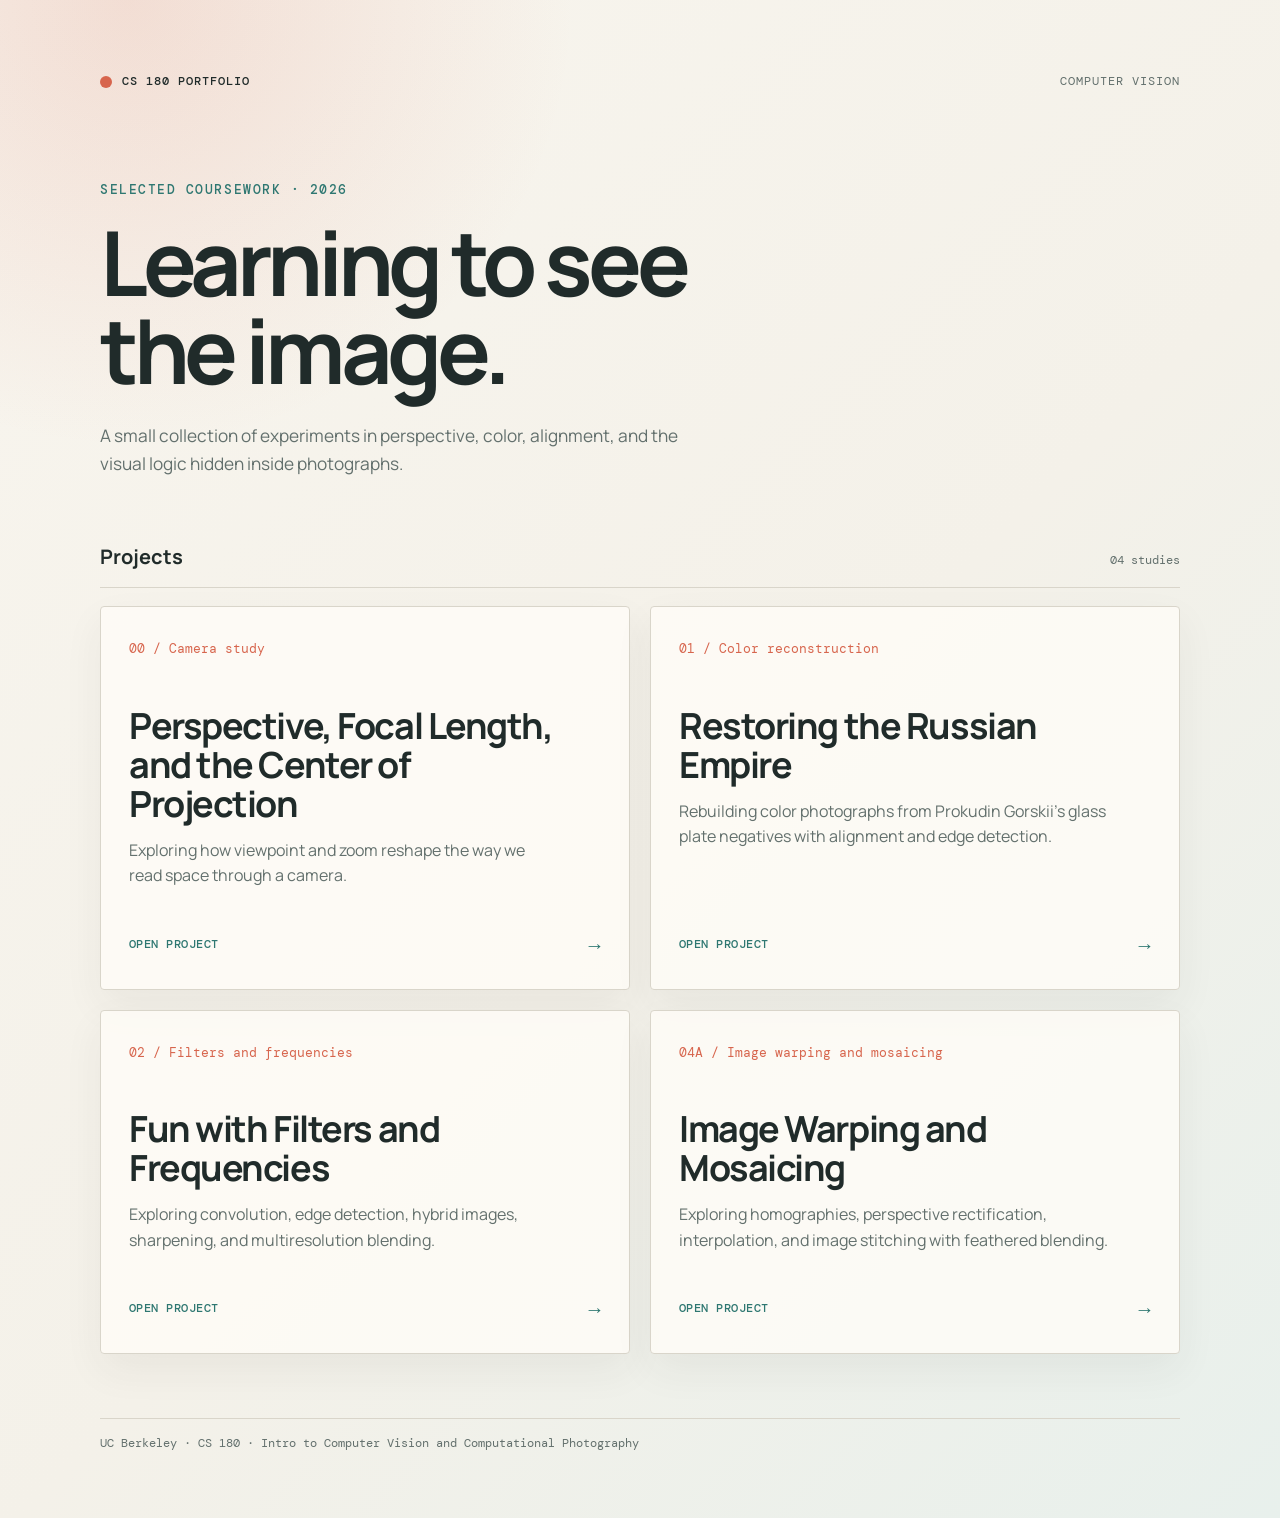
<file: index.html>
<!DOCTYPE html>
<html lang="en">
<head>
    <meta charset="UTF-8">
    <meta name="viewport" content="width=device-width, initial-scale=1.0">
    <title>CS 180 Portfolio</title>
    <style>
        @import url('https://fonts.googleapis.com/css2?family=DM+Mono:wght@400;500&family=Manrope:wght@400;600;700;800&display=swap');

        :root {
            --ink: #202b2a;
            --muted: #63706d;
            --paper: #f4f1e9;
            --panel: #fffdf8;
            --line: #d9d5ca;
            --coral: #d7654d;
            --teal: #2e7771;
        }

        * { box-sizing: border-box; }

        body {
            min-height: 100vh;
            margin: 0;
            color: var(--ink);
            background:
                radial-gradient(circle at 10% 0%, rgba(215, 101, 77, 0.16), transparent 28rem),
                linear-gradient(135deg, #f8f5ee 0%, var(--paper) 55%, #e8f0ec 100%);
            font-family: 'Manrope', sans-serif;
            line-height: 1.6;
        }

        .page-shell {
            width: min(1080px, calc(100% - 40px));
            margin: 0 auto;
            padding: 72px 0 64px;
        }

        .topline {
            display: flex;
            align-items: center;
            justify-content: space-between;
            gap: 24px;
            margin-bottom: 88px;
            color: var(--muted);
            font-family: 'DM Mono', monospace;
            font-size: 0.78rem;
            letter-spacing: 0.08em;
            text-transform: uppercase;
        }

        .mark {
            display: inline-flex;
            align-items: center;
            gap: 10px;
            color: var(--ink);
            font-weight: 500;
        }

        .mark::before {
            width: 12px;
            height: 12px;
            border-radius: 50%;
            background: var(--coral);
            content: '';
        }

        .intro {
            max-width: 760px;
            margin-bottom: 64px;
        }

        .eyebrow {
            margin-bottom: 18px;
            color: var(--teal);
            font-family: 'DM Mono', monospace;
            font-size: 0.8rem;
            font-weight: 500;
            letter-spacing: 0.12em;
            text-transform: uppercase;
        }

        h1 {
            max-width: 720px;
            margin: 0;
            font-size: clamp(2.8rem, 7vw, 5.8rem);
            line-height: 0.98;
            letter-spacing: -0.06em;
        }

        .intro p {
            max-width: 590px;
            margin: 28px 0 0;
            color: var(--muted);
            font-size: 1.08rem;
        }

        .projects-heading {
            display: flex;
            align-items: baseline;
            justify-content: space-between;
            gap: 20px;
            margin-bottom: 18px;
            border-bottom: 1px solid var(--line);
            padding-bottom: 14px;
        }

        .projects-heading h2 {
            margin: 0;
            font-size: 1.25rem;
        }

        .projects-heading span {
            color: var(--muted);
            font-family: 'DM Mono', monospace;
            font-size: 0.75rem;
        }

        .project-grid {
            display: grid;
            grid-template-columns: repeat(2, minmax(0, 1fr));
            gap: 20px;
        }

        .project-card {
            display: flex;
            min-height: 300px;
            flex-direction: column;
            justify-content: space-between;
            padding: 28px;
            border: 1px solid var(--line);
            border-radius: 4px;
            background: rgba(255, 253, 248, 0.8);
            box-shadow: 0 16px 40px rgba(45, 55, 50, 0.06);
            text-decoration: none;
            transition: transform 180ms ease, border-color 180ms ease, box-shadow 180ms ease;
        }

        .project-card:hover,
        .project-card:focus-visible {
            border-color: var(--teal);
            box-shadow: 0 20px 48px rgba(45, 55, 50, 0.12);
            outline: none;
            transform: translateY(-5px);
        }

        .project-number {
            color: var(--coral);
            font-family: 'DM Mono', monospace;
            font-size: 0.8rem;
        }

        .project-card h3 {
            max-width: 430px;
            margin: 46px 0 14px;
            color: var(--ink);
            font-size: clamp(1.5rem, 3vw, 2.25rem);
            line-height: 1.08;
            letter-spacing: -0.04em;
        }

        .project-card p {
            max-width: 430px;
            margin: 0;
            color: var(--muted);
        }

        .project-link {
            display: flex;
            align-items: center;
            justify-content: space-between;
            margin-top: 40px;
            color: var(--teal);
            font-family: 'DM Mono', monospace;
            font-size: 0.78rem;
            font-weight: 500;
            letter-spacing: 0.04em;
            text-transform: uppercase;
        }

        .project-link span:last-child {
            font-size: 1.25rem;
            transition: transform 180ms ease;
        }

        .project-card:hover .project-link span:last-child,
        .project-card:focus-visible .project-link span:last-child {
            transform: translateX(5px);
        }

        footer {
            margin-top: 64px;
            border-top: 1px solid var(--line);
            padding-top: 16px;
            color: var(--muted);
            font-family: 'DM Mono', monospace;
            font-size: 0.72rem;
        }

        @media (max-width: 680px) {
            .page-shell { padding-top: 36px; }
            .topline { margin-bottom: 64px; }
            .topline span:last-child { display: none; }
            .intro { margin-bottom: 48px; }
            .project-grid { grid-template-columns: 1fr; }
            .project-card { min-height: 260px; }
        }
    </style>
</head>
<body>
    <main class="page-shell">
        <div class="topline">
            <span class="mark">CS 180 portfolio</span>
            <span>Computer vision</span>
        </div>

        <header class="intro">
            <div class="eyebrow">Selected coursework · 2026</div>
            <h1>Learning to see the image.</h1>
            <p>A small collection of experiments in perspective, color, alignment, and the visual logic hidden inside photographs.</p>
        </header>

        <section aria-labelledby="projects-title">
            <div class="projects-heading">
                <h2 id="projects-title">Projects</h2>
                <span>04 studies</span>
            </div>

            <div class="project-grid">
                <a class="project-card" href="./0/index.html">
                    <div>
                        <span class="project-number">00 / Camera study</span>
                        <h3>Perspective, Focal Length, and the Center of Projection</h3>
                        <p>Exploring how viewpoint and zoom reshape the way we read space through a camera.</p>
                    </div>
                    <div class="project-link"><span>Open project</span><span aria-hidden="true">→</span></div>
                </a>

                <a class="project-card" href="./1/index.html">
                    <div>
                        <span class="project-number">01 / Color reconstruction</span>
                        <h3>Restoring the Russian Empire</h3>
                        <p>Rebuilding color photographs from Prokudin Gorskii's glass plate negatives with alignment and edge detection.</p>
                    </div>
                    <div class="project-link"><span>Open project</span><span aria-hidden="true">→</span></div>
                </a>

                <a class="project-card" href="./2/index.html">
                    <div>
                        <span class="project-number">02 / Filters and frequencies</span>
                        <h3>Fun with Filters and Frequencies</h3>
                        <p>Exploring convolution, edge detection, hybrid images, sharpening, and multiresolution blending.</p>
                    </div>
                    <div class="project-link"><span>Open project</span><span aria-hidden="true">→</span></div>
                </a>
                <a class="project-card" href="./4a/index.html">
    <div>
        <span class="project-number">04A / Image warping and mosaicing</span>
        <h3>Image Warping and Mosaicing</h3>
        <p>Exploring homographies, perspective rectification, interpolation, and image stitching with feathered blending.</p>
    </div>
    <div class="project-link">
        <span>Open project</span>
        <span aria-hidden="true">→</span>
    </div>
</a>
            </div>
        </section>

        <footer>UC Berkeley · CS 180 · Intro to Computer Vision and Computational Photography</footer>
    </main>
</body>
</html>
</file>
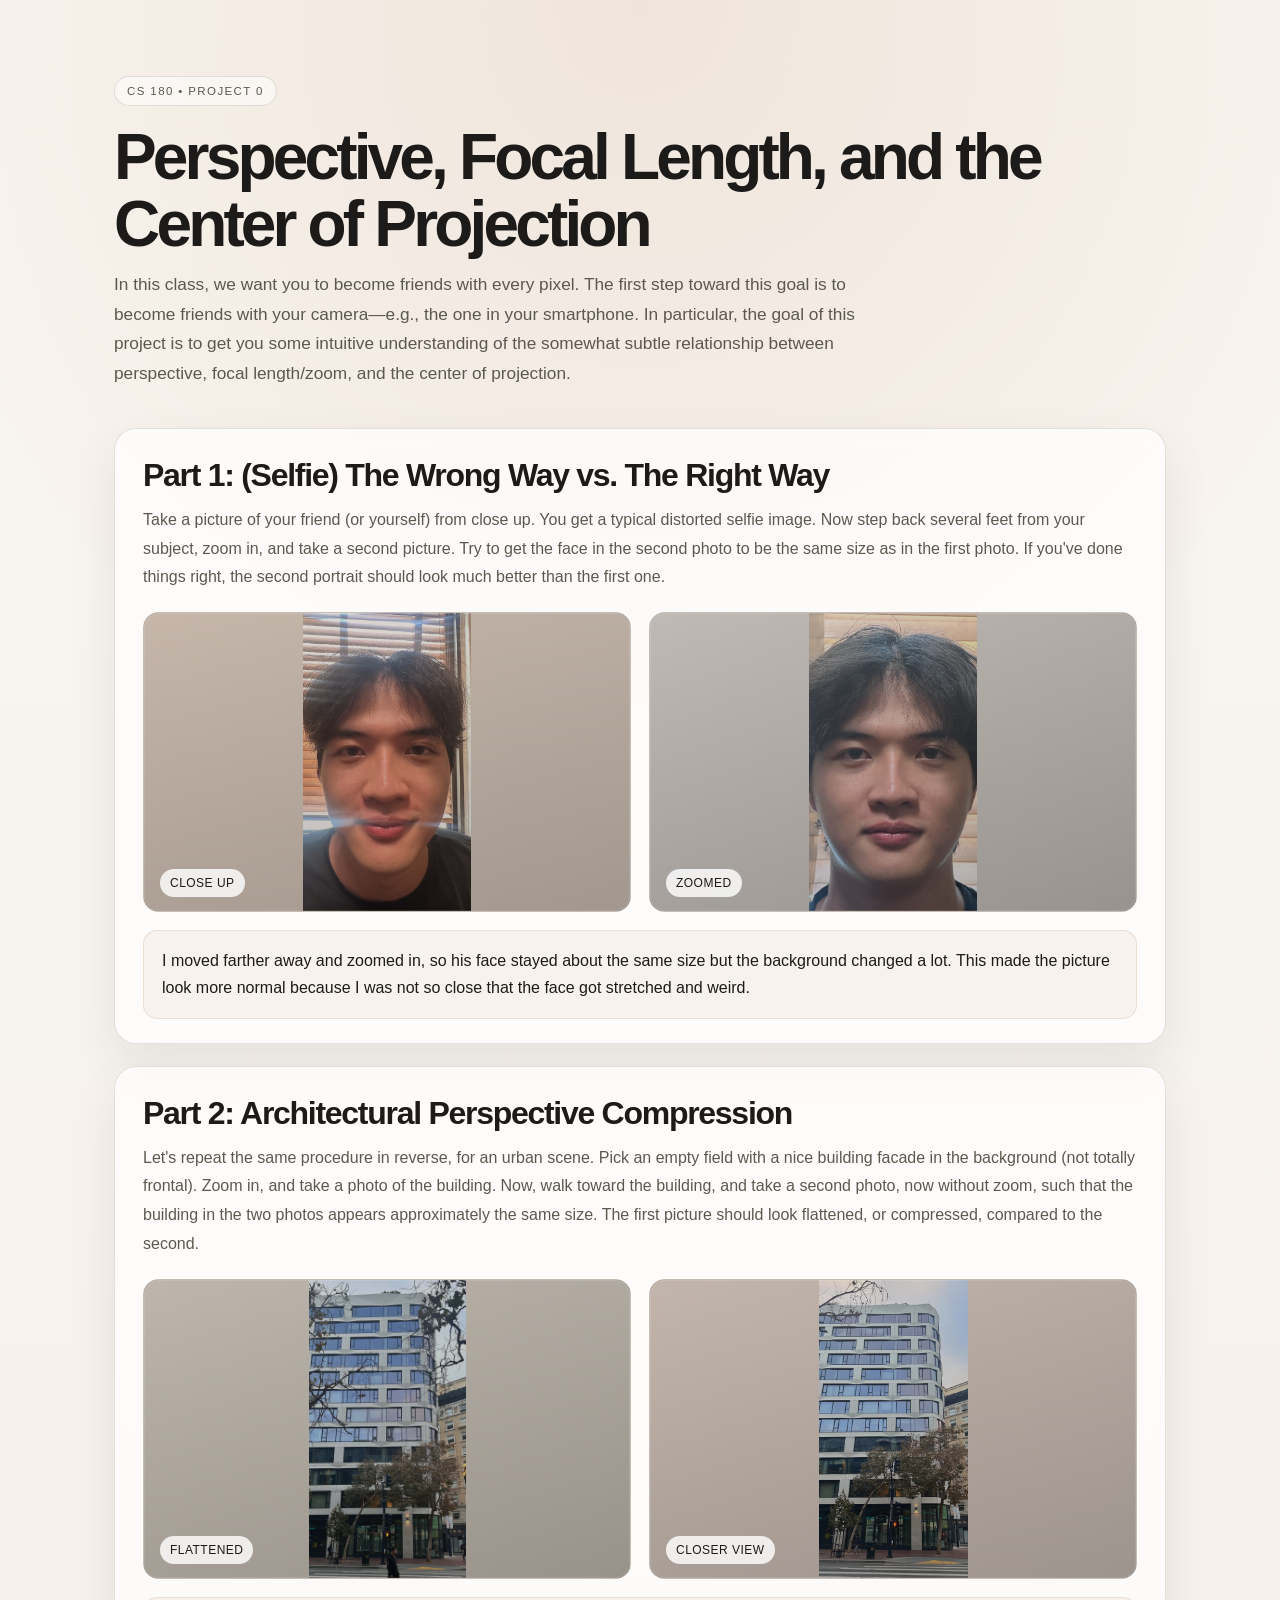
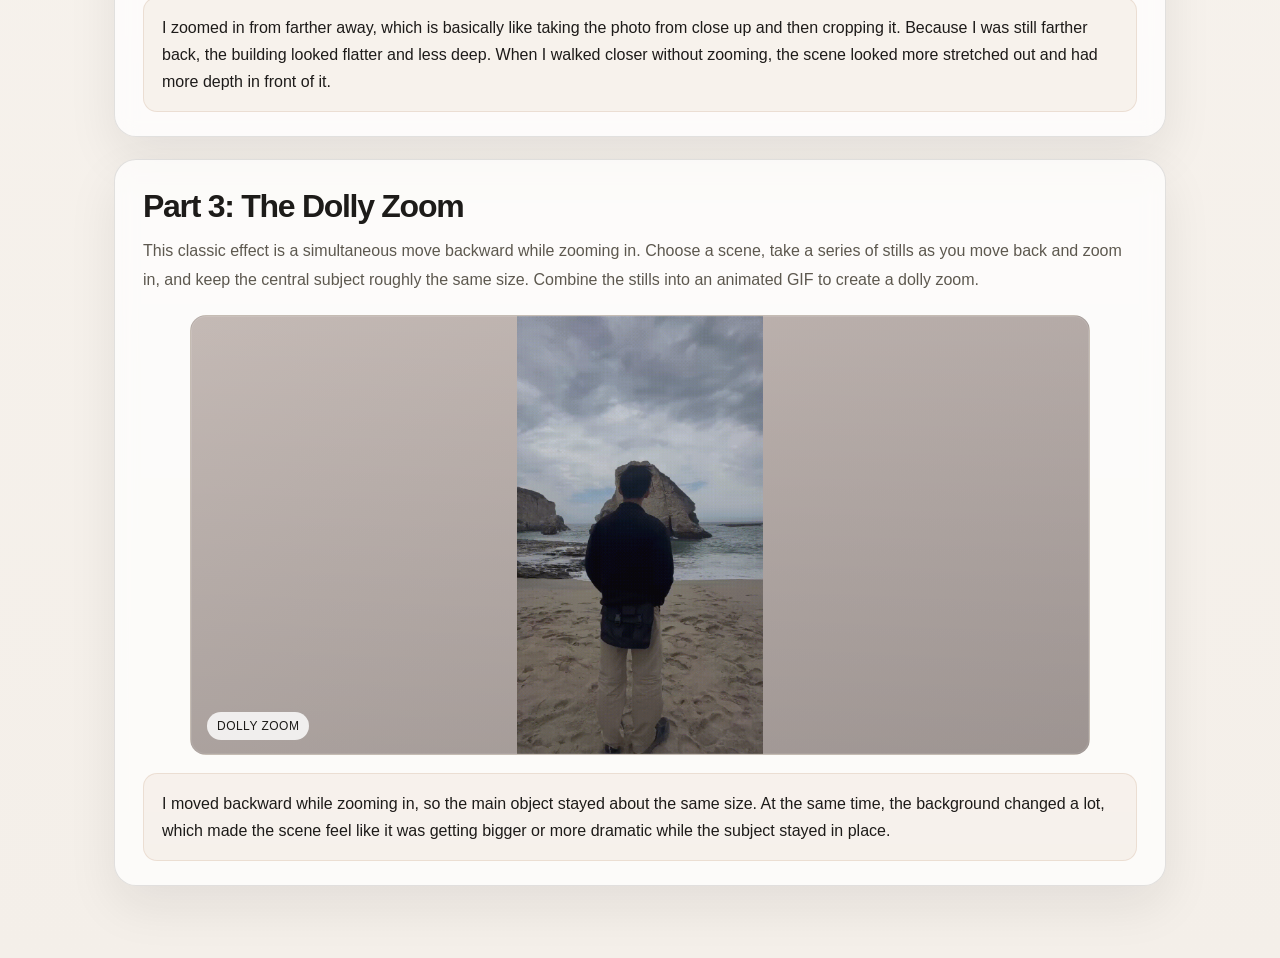
<file: 0/index.html>
<!DOCTYPE html>
<html lang="en">
  <head>
    <meta charset="UTF-8" />
    <meta name="viewport" content="width=device-width, initial-scale=1.0" />
    <title>Project 0 | Perspective & Zoom</title>
    <link rel="stylesheet" href="styles.css" />
  </head>
  <body>
    <main class="page-shell">
      <header class="hero">
        <div class="eyebrow">CS 180 • Project 0</div>
        <h1>Perspective, Focal Length, and the Center of Projection</h1>
        <p class="lede">
          In this class, we want you to become friends with every pixel. The first step toward this goal is to become friends with your camera—e.g., the one in your smartphone. In particular, the goal of this project is to get you some intuitive understanding of the somewhat subtle relationship between perspective, focal length/zoom, and the center of projection.
        </p>
      </header>

      <section class="content">
        <article class="panel">
          <h2>Part 1: (Selfie) The Wrong Way vs. The Right Way</h2>
          <p>
            Take a picture of your friend (or yourself) from close up. You get a typical distorted selfie image. Now step back several feet from your subject, zoom in, and take a second picture. Try to get the face in the second photo to be the same size as in the first photo. If you've done things right, the second portrait should look much better than the first one.
          </p>
          <div class="image-row">
            <div class="media-card photo-1"><span>Close up</span></div>
            <div class="media-card photo-2"><span>Zoomed</span></div>
          </div>
          <div class="notes">
            I moved farther away and zoomed in, so his face stayed about the same size but the
            background changed a lot. This made the picture look more normal because I was not so
            close that the face got stretched and weird.
          </div>
        </article>

        <article class="panel">
          <h2>Part 2: Architectural Perspective Compression</h2>
          <p>
            Let's repeat the same procedure in reverse, for an urban scene. Pick an empty field with a nice building facade in the background (not totally frontal). Zoom in, and take a photo of the building. Now, walk toward the building, and take a second photo, now without zoom, such that the building in the two photos appears approximately the same size. The first picture should look flattened, or compressed, compared to the second.
          </p>
          <div class="image-row">
            <div class="media-card photo-3"><span>Flattened</span></div>
            <div class="media-card photo-4"><span>Closer View</span></div>
          </div>
          <div class="notes">
            I zoomed in from farther away, which is basically like taking the photo from close up and
            then cropping it. Because I was still farther back, the building looked flatter and less
            deep. When I walked closer without zooming, the scene looked more stretched out and had
            more depth in front of it.
          </div>
        </article>

        <article class="panel">
          <h2>Part 3: The Dolly Zoom</h2>
          <p>
            This classic effect is a simultaneous move backward while zooming in. Choose a scene,
            take a series of stills as you move back and zoom in, and keep the central subject
            roughly the same size. Combine the stills into an animated GIF to create a dolly zoom.
          </p>
          <div class="gif-row single-gif">
            <div class="media-card photo-5"><span>Dolly Zoom</span></div>
          </div>
          <div class="notes">
            I moved backward while zooming in, so the main object stayed about the same size. At the
            same time, the background changed a lot, which made the scene feel like it was getting
            bigger or more dramatic while the subject stayed in place.
          </div>
        </article>
      </section>
    </main>
  </body>
</html>
</file>
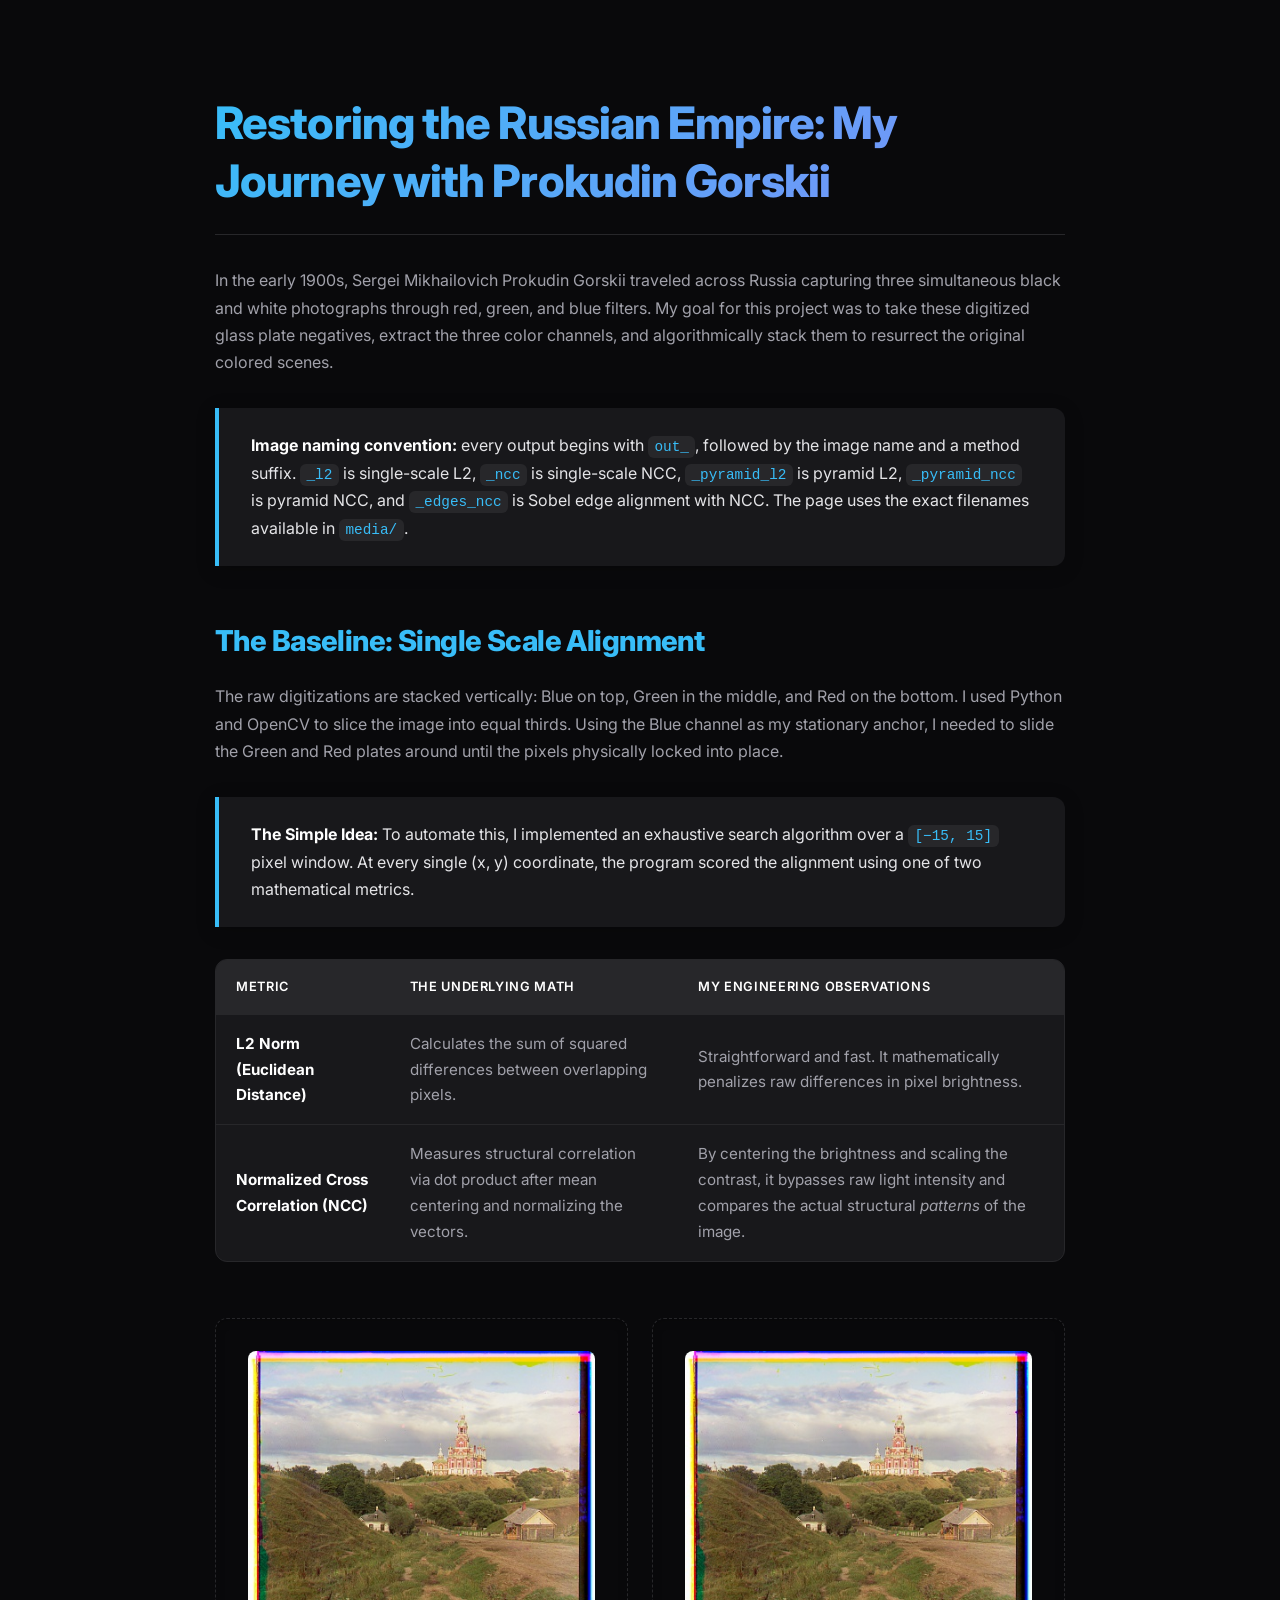
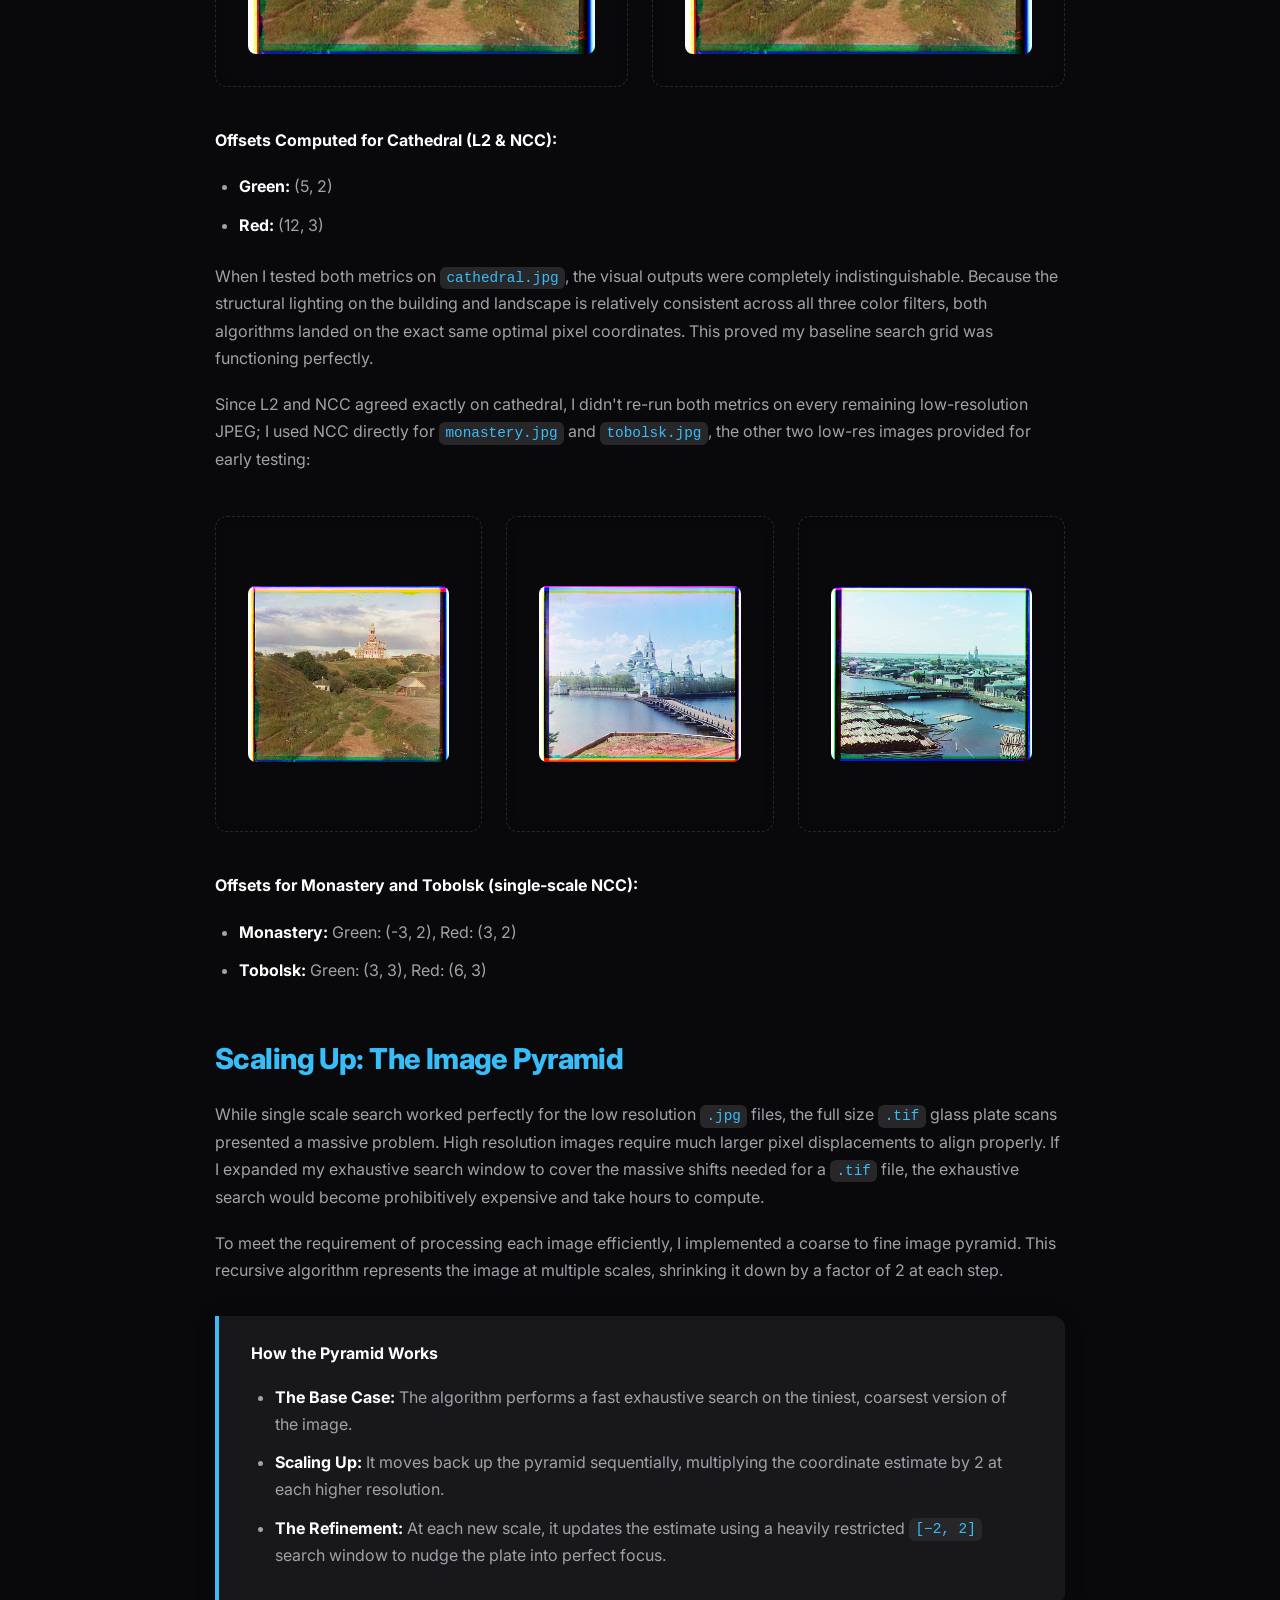
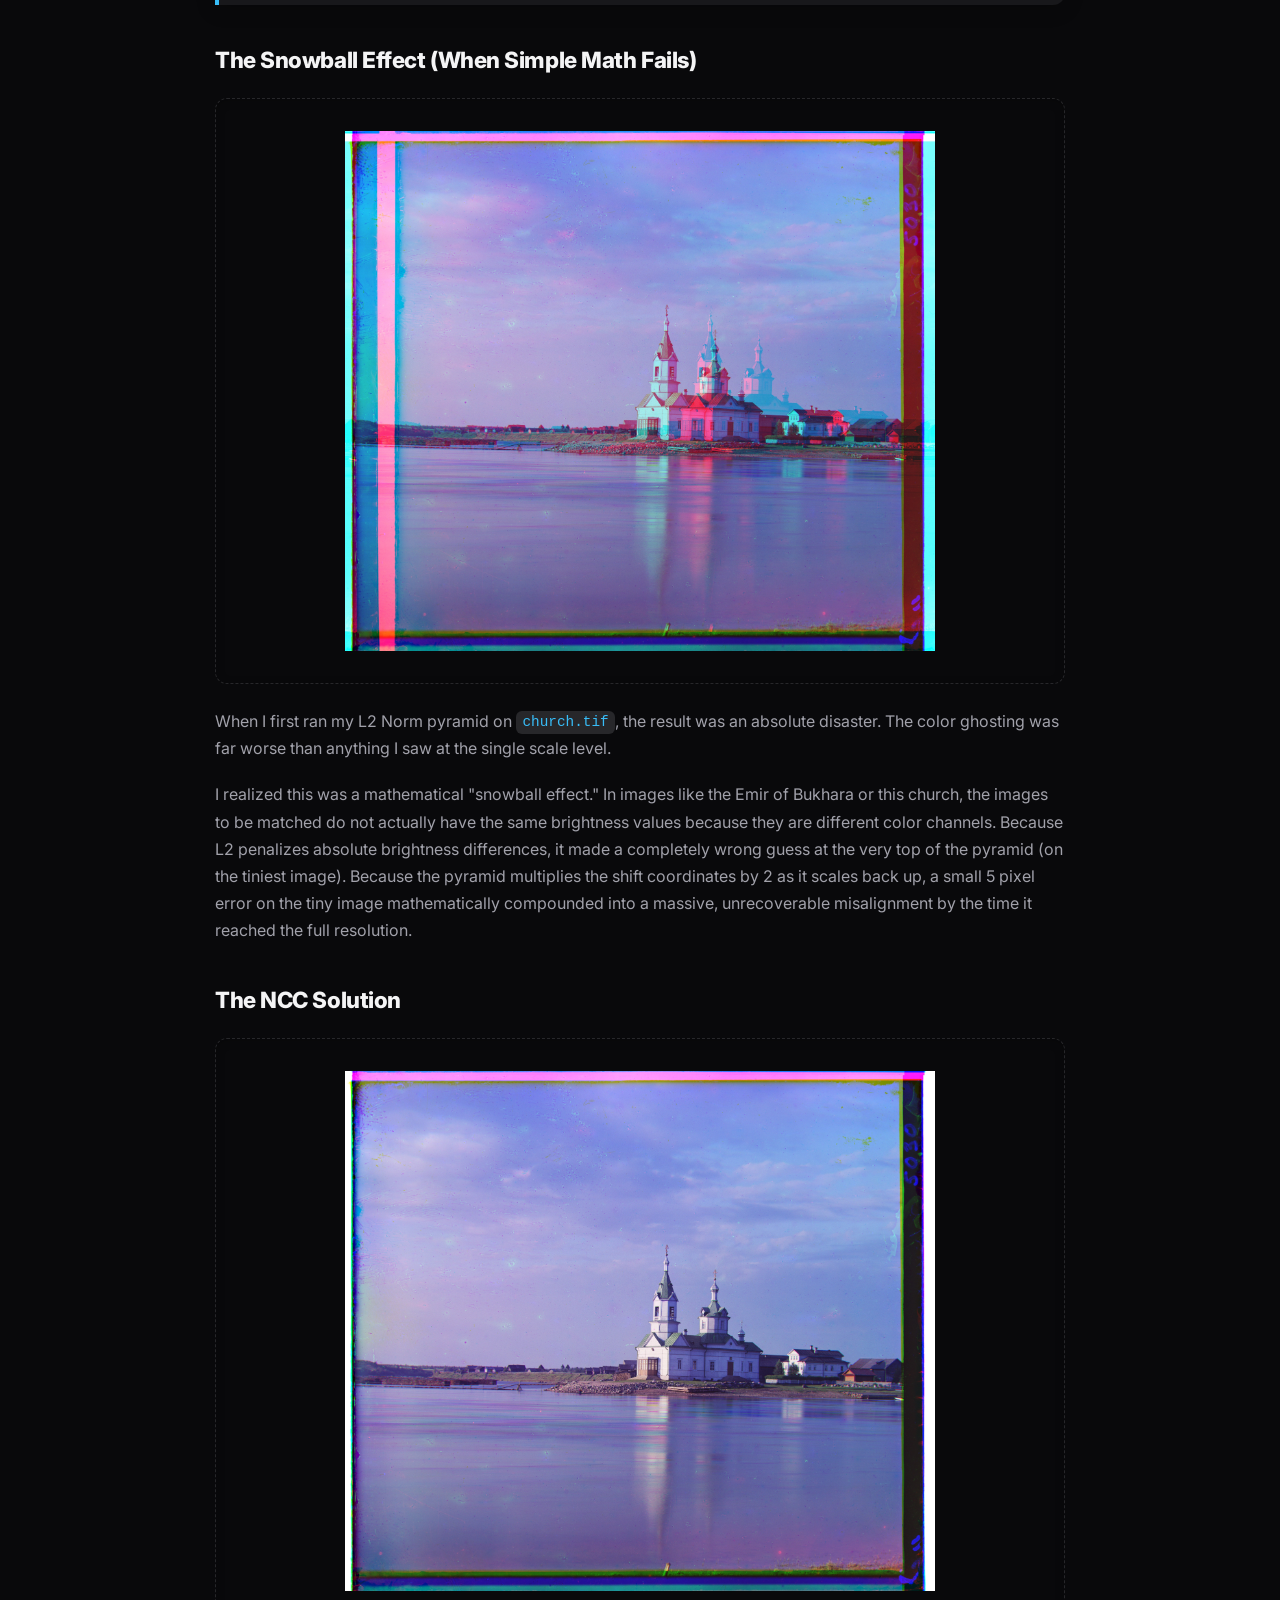
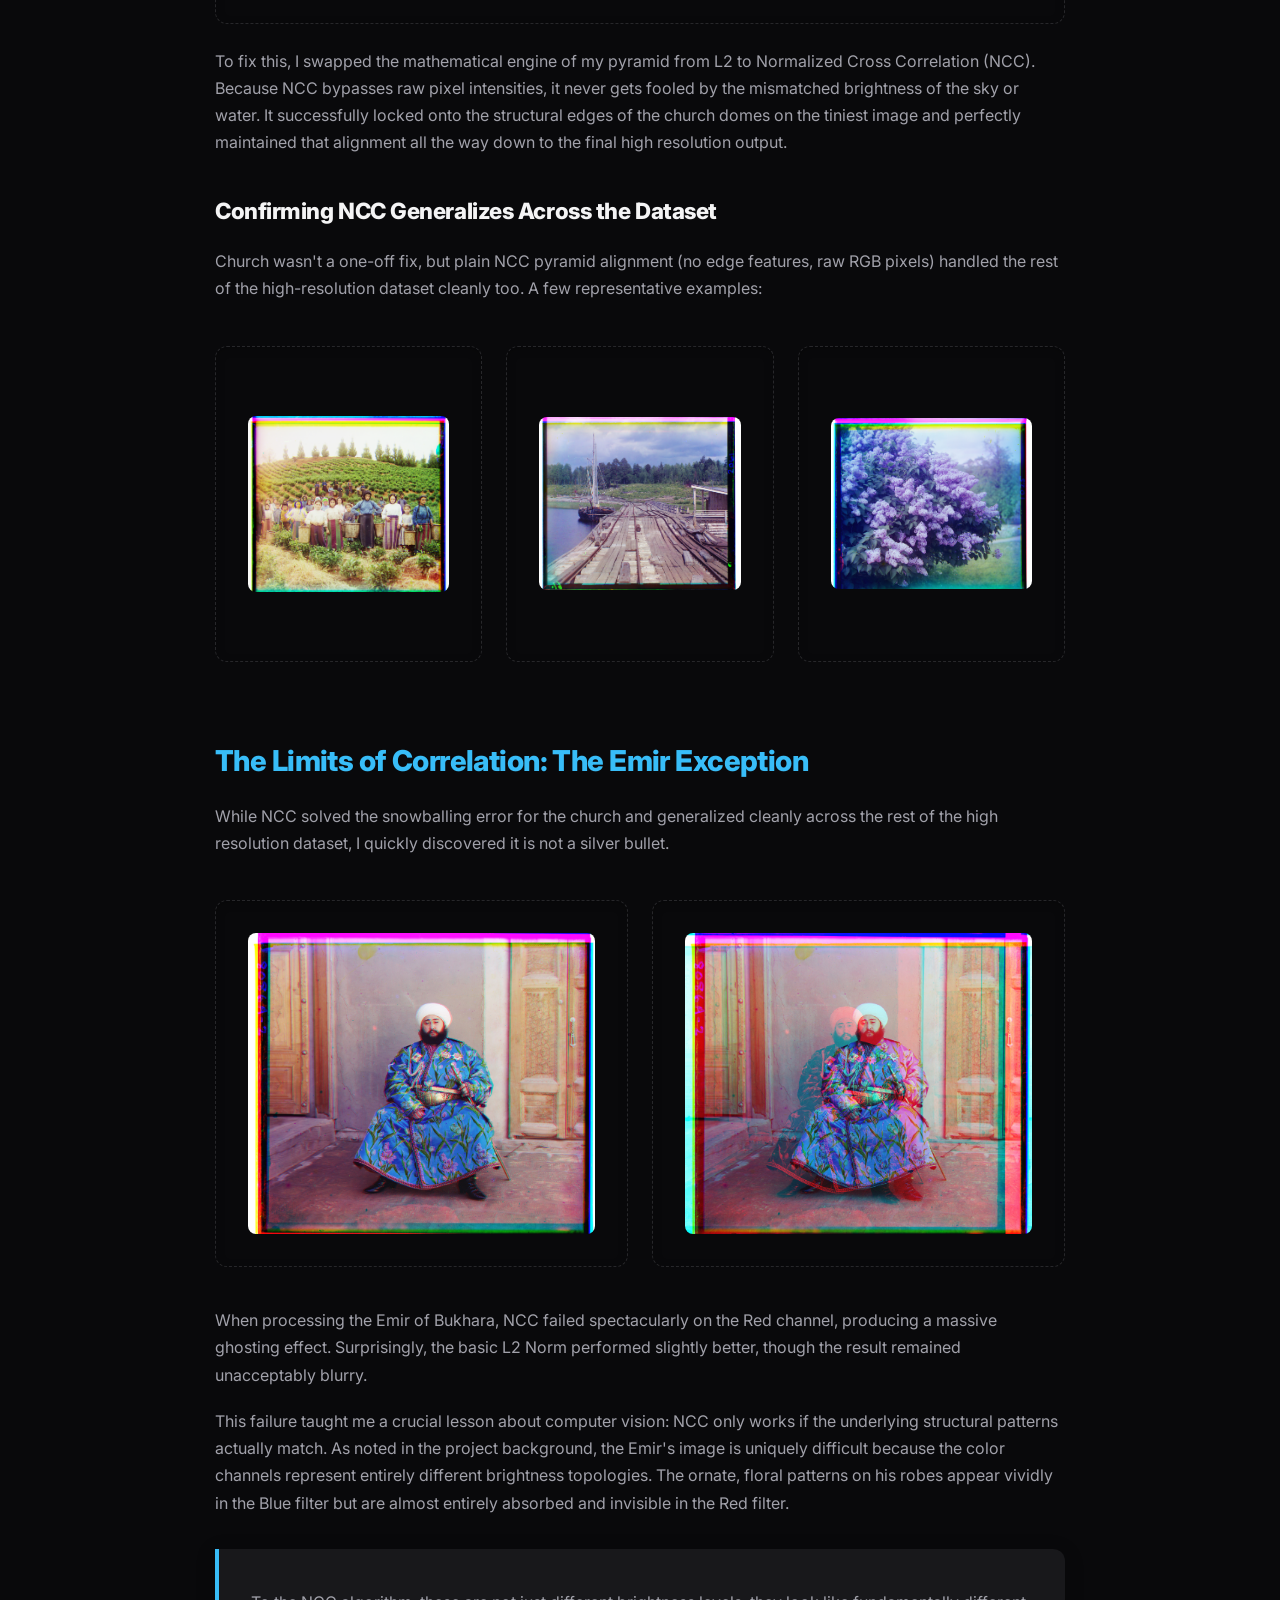
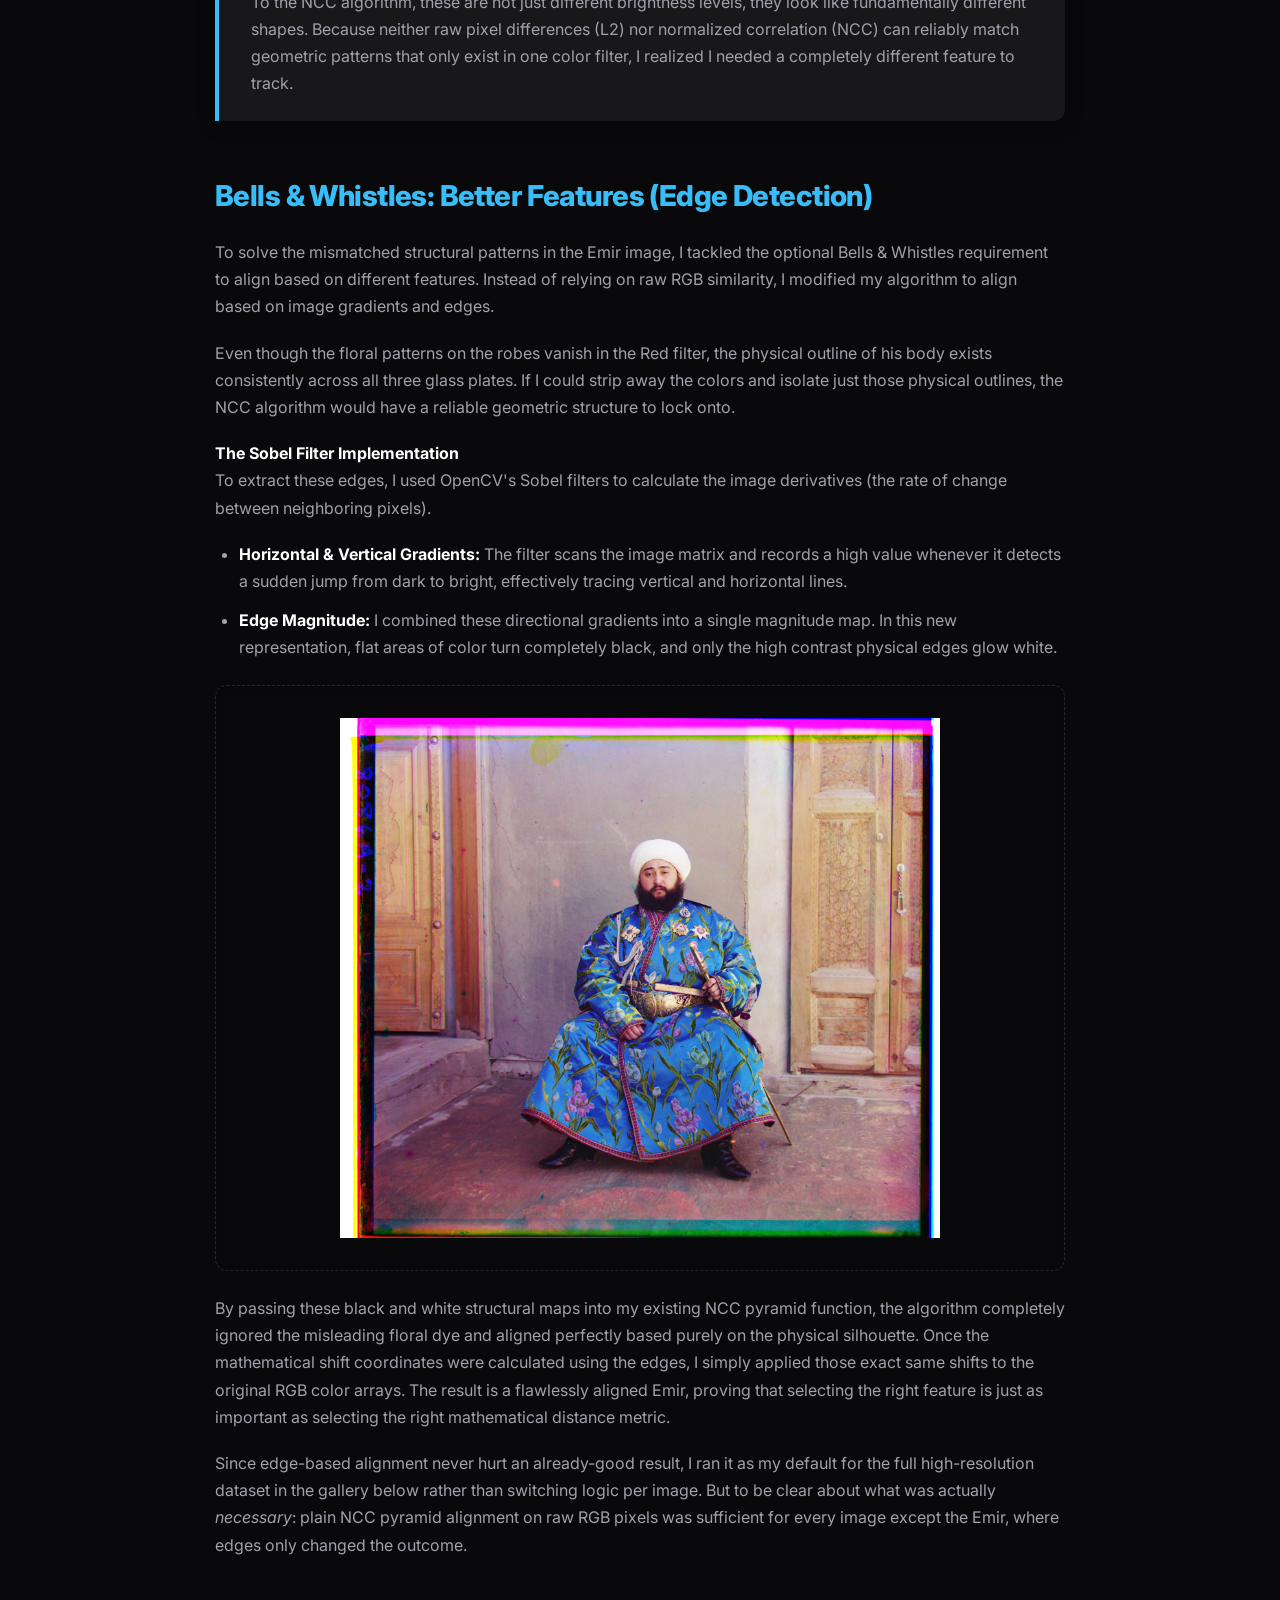
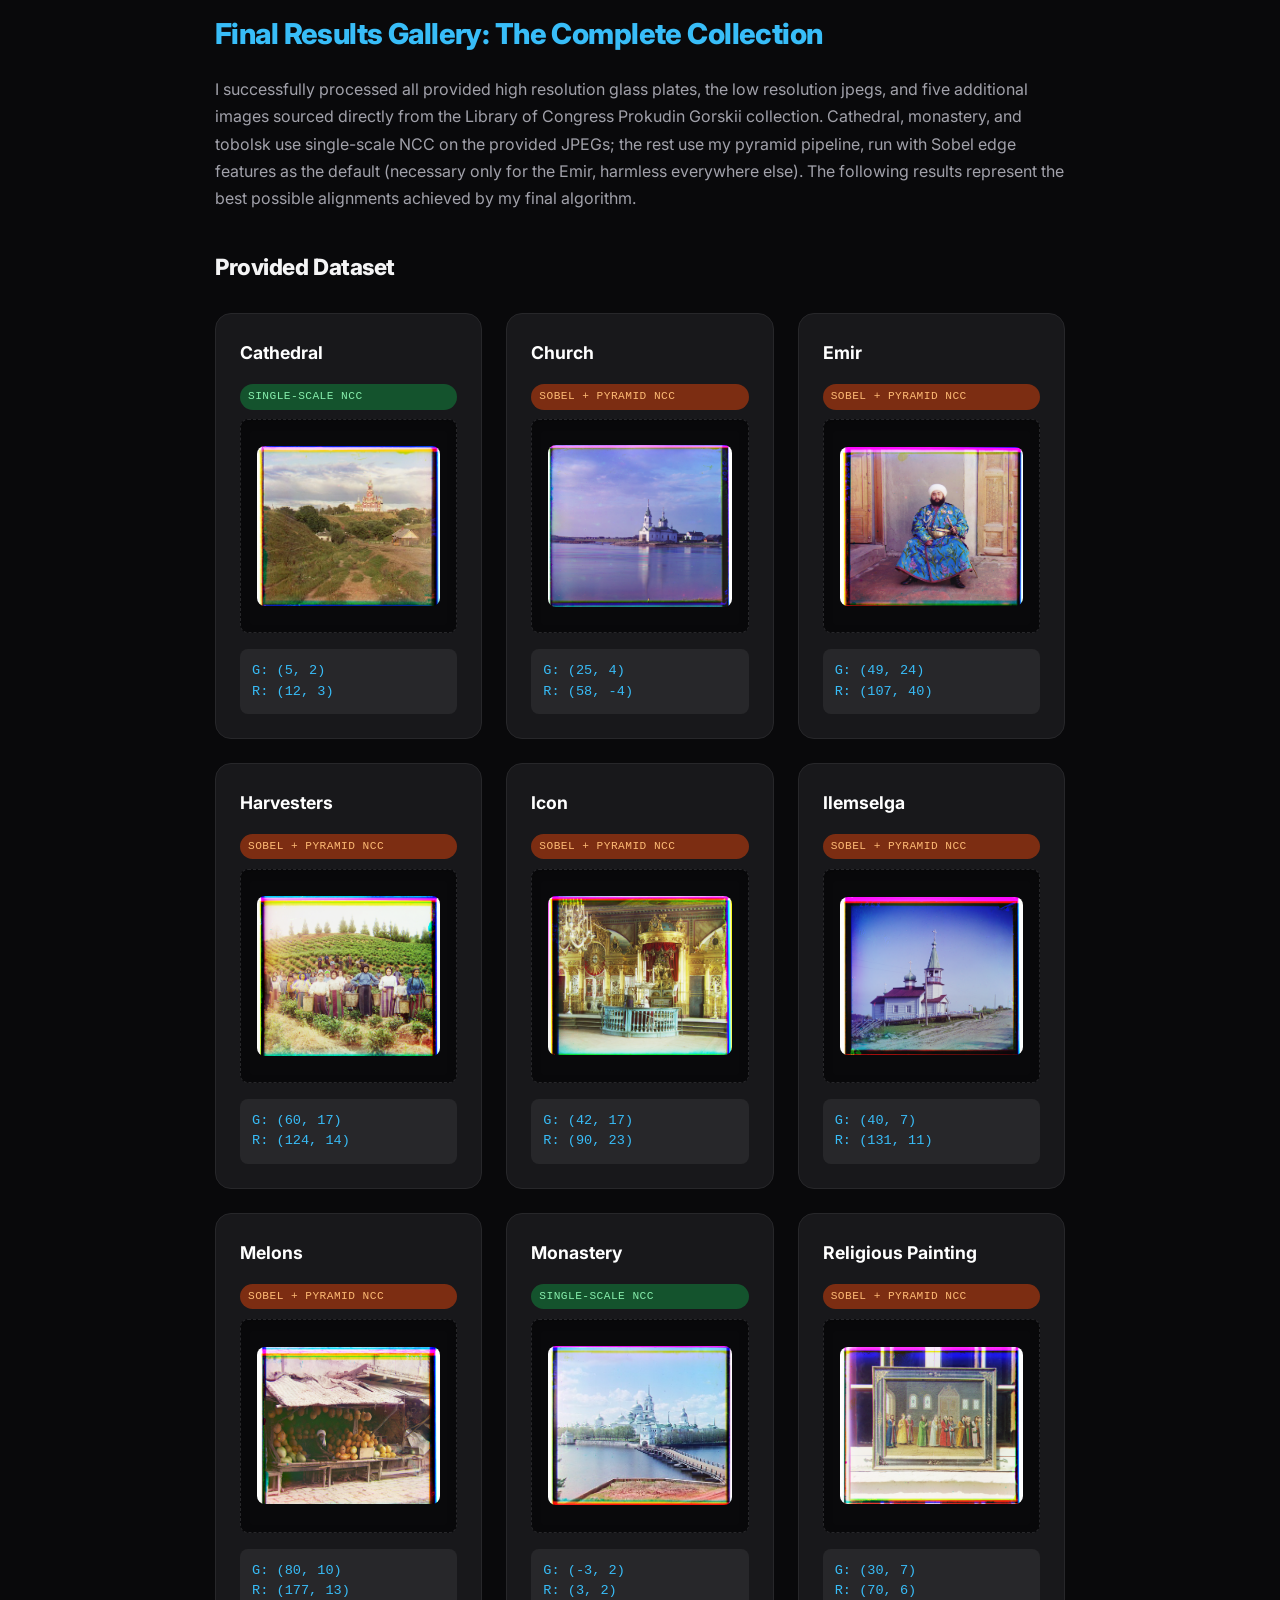
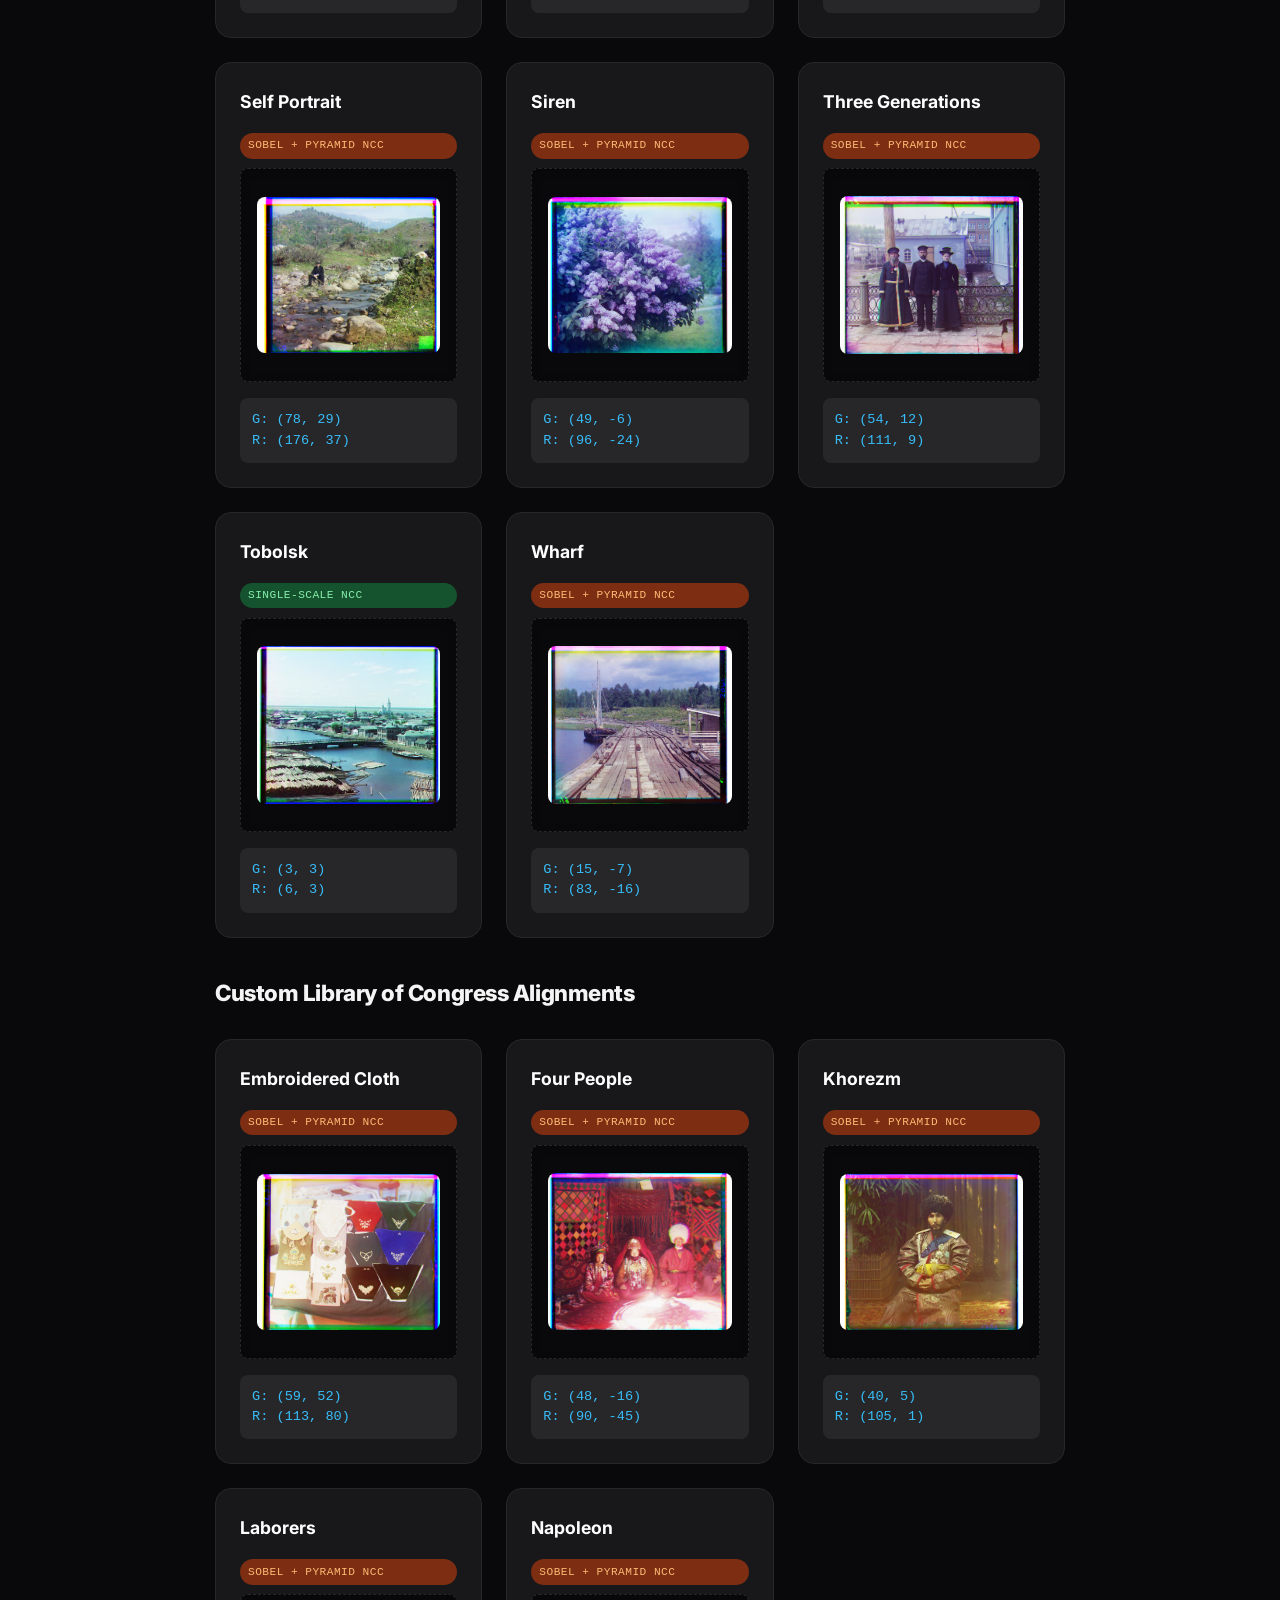
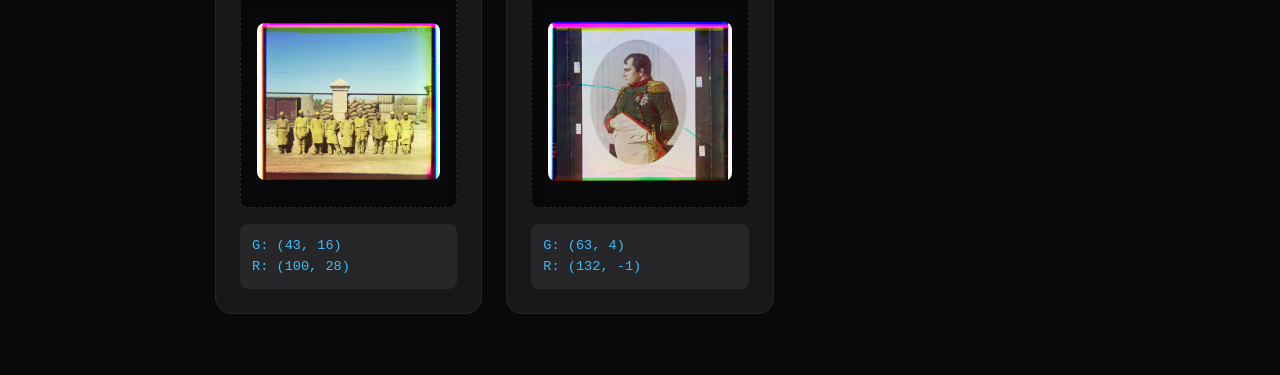
<file: 1/index.html>
<!DOCTYPE html>
<html lang="en">
<head>
    <meta charset="UTF-8">
    <meta name="viewport" content="width=device-width, initial-scale=1.0">
    <title>Restoring the Russian Empire: My Journey with Prokudin Gorskii</title>
    <style>
        @import url('https://fonts.googleapis.com/css2?family=Inter:wght@400;600;800&display=swap');

        :root {
            --bg-color: #09090b; 
            --surface: #18181b; 
            --surface-hover: #27272a; 
            --border-color: #27272a;
            --text-main: #e4e4e7; 
            --text-muted: #a1a1aa; 
            --accent-color: #38bdf8; 
            --accent-gradient: linear-gradient(135deg, #38bdf8, #818cf8);
            --warn-color: #fbbf24;
        }

        body {
            font-family: 'Inter', -apple-system, BlinkMacSystemFont, sans-serif;
            line-height: 1.7;
            color: var(--text-main);
            background-color: var(--bg-color);
            max-width: 850px;
            margin: 0 auto;
            padding: 4rem 2rem;
        }

        h1, h2, h3 {
            color: #ffffff;
            line-height: 1.3;
            font-weight: 800;
            letter-spacing: -0.02em;
        }

        h1 { 
            font-size: 2.8rem; 
            background: var(--accent-gradient);
            -webkit-background-clip: text;
            -webkit-text-fill-color: transparent;
            border-bottom: 1px solid var(--border-color); 
            padding-bottom: 1.5rem;
            margin-bottom: 2rem;
        }
        
        h2 { font-size: 1.8rem; margin-top: 3.5rem; color: var(--accent-color); }
        h3 { font-size: 1.4rem; margin-top: 2.5rem; color: #f4f4f5; }

        p { margin-bottom: 1.2rem; color: var(--text-muted); }
        strong { color: #ffffff; }

        .callout {
            background-color: var(--surface);
            border-left: 4px solid var(--accent-color);
            padding: 1.5rem 2rem;
            margin: 2rem 0;
            border-radius: 0 12px 12px 0;
            box-shadow: 0 4px 20px rgba(0,0,0,0.2);
        }

        .callout p:last-child, .callout ul:last-child { margin-bottom: 0; }

        
        table {
            width: 100%;
            border-collapse: separate;
            border-spacing: 0;
            margin: 2rem 0;
            background: var(--surface);
            border-radius: 12px;
            overflow: hidden;
            border: 1px solid var(--border-color);
        }

        th, td {
            padding: 16px 20px;
            text-align: left;
            border-bottom: 1px solid var(--border-color);
        }

        td { color: var(--text-muted); font-size: 0.95rem; }
        
        th {
            background-color: var(--surface-hover);
            color: #ffffff;
            font-weight: 600;
            text-transform: uppercase;
            font-size: 0.8rem;
            letter-spacing: 0.05em;
        }

        tr:last-child td { border-bottom: none; }

        ul { padding-left: 1.5rem; margin-bottom: 1.5rem; color: var(--text-muted); }
        li { margin-bottom: 0.7rem; }

        code {
            background: var(--surface-hover);
            color: var(--accent-color);
            padding: 0.2rem 0.4rem;
            border-radius: 6px;
            font-family: ui-monospace, SFMono-Regular, Menlo, Monaco, Consolas, monospace;
            font-size: 0.9em;
        }

        .image-placeholder {
            background-color: var(--bg-color);
            border: 1px dashed var(--border-color);
            color: var(--text-muted);
            padding: 2rem;
            text-align: center;
            font-family: ui-monospace, monospace;
            font-size: 0.85rem;
            margin: 1.5rem 0;
            border-radius: 12px;
            display: flex;
            align-items: center;
            justify-content: center;
            min-height: 250px;
            box-shadow: inset 0 2px 10px rgba(0,0,0,0.2);
        }

        .image-placeholder img {
            display: block;
            width: 100%;
            height: auto;
            max-height: 520px;
            object-fit: contain;
            border-radius: 8px;
        }

        .side-by-side {
            display: grid;
            grid-template-columns: 1fr 1fr;
            gap: 1.5rem;
        }

        .triple {
            display: grid;
            grid-template-columns: repeat(3, 1fr);
            gap: 1.5rem;
        }

        .gallery {
            display: grid;
            grid-template-columns: repeat(auto-fit, minmax(240px, 1fr));
            gap: 1.5rem;
            margin-top: 2rem;
        }

        .gallery-item {
            background: var(--surface);
            padding: 1.5rem;
            border-radius: 16px;
            border: 1px solid var(--border-color);
            transition: transform 0.2s ease, border-color 0.2s ease;
            display: flex;
            flex-direction: column;
        }

        .gallery-item:hover {
            transform: translateY(-4px);
            border-color: var(--text-muted);
        }

        .gallery-item strong {
            font-size: 1.1rem;
            margin-bottom: 1rem;
            display: block;
            color: #ffffff;
        }

        .gallery-item .image-placeholder {
            min-height: 180px;
            margin-top: 0;
            margin-bottom: 1rem;
            padding: 1rem;
            border-radius: 8px;
        }

        .coords {
            font-family: ui-monospace, monospace;
            font-size: 0.85rem;
            color: var(--accent-color);
            background: var(--surface-hover);
            padding: 0.75rem;
            border-radius: 8px;
            line-height: 1.5;
        }

        .badge {
            display: inline-block;
            font-family: ui-monospace, monospace;
            font-size: 0.7rem;
            text-transform: uppercase;
            letter-spacing: 0.04em;
            padding: 0.2rem 0.5rem;
            border-radius: 999px;
            margin-bottom: 0.6rem;
        }
        .badge.baseline { background: #14532d; color: #86efac; }
        .badge.edges { background: #7c2d12; color: #fdba74; }

        @media print {
            body { background: white; color: black; max-width: 100%; padding: 0; }
            h1, h2, h3, strong { color: black; -webkit-text-fill-color: black; }
            p, li, td { color: #333; }
            .callout { border-left-color: #222; background: #f5f5f5; box-shadow: none; }
            .gallery-item, table { border: 1px solid #ddd; background: white; }
            .gallery { page-break-inside: avoid; }
            .image-placeholder { background: #fafafa; border-color: #ccc; }
            code, .coords { background: #f5f5f5; color: black; }
        }
    </style>
</head>
<body>

    <h1>Restoring the Russian Empire: My Journey with Prokudin Gorskii</h1>

    <p>In the early 1900s, Sergei Mikhailovich Prokudin Gorskii traveled across Russia capturing three simultaneous black and white photographs through red, green, and blue filters. My goal for this project was to take these digitized glass plate negatives, extract the three color channels, and algorithmically stack them to resurrect the original colored scenes.</p>

    <div class="callout">
        <strong>Image naming convention:</strong> every output begins with <code>out_</code>, followed by the image name and a method suffix. <code>_l2</code> is single-scale L2, <code>_ncc</code> is single-scale NCC, <code>_pyramid_l2</code> is pyramid L2, <code>_pyramid_ncc</code> is pyramid NCC, and <code>_edges_ncc</code> is Sobel edge alignment with NCC. The page uses the exact filenames available in <code>media/</code>.
    </div>

    <h2>The Baseline: Single Scale Alignment</h2>
    
    <p>The raw digitizations are stacked vertically: Blue on top, Green in the middle, and Red on the bottom. I used Python and OpenCV to slice the image into equal thirds. Using the Blue channel as my stationary anchor, I needed to slide the Green and Red plates around until the pixels physically locked into place.</p>

    <div class="callout">
        <strong>The Simple Idea:</strong> To automate this, I implemented an exhaustive search algorithm over a <code>[−15, 15]</code> pixel window. At every single (x, y) coordinate, the program scored the alignment using one of two mathematical metrics.
    </div>

    <table>
        <thead>
            <tr>
                <th>Metric</th>
                <th>The Underlying Math</th>
                <th>My Engineering Observations</th>
            </tr>
        </thead>
        <tbody>
            <tr>
                <td><strong>L2 Norm (Euclidean Distance)</strong></td>
                <td>Calculates the sum of squared differences between overlapping pixels.</td>
                <td>Straightforward and fast. It mathematically penalizes raw differences in pixel brightness.</td>
            </tr>
            <tr>
                <td><strong>Normalized Cross Correlation (NCC)</strong></td>
                <td>Measures structural correlation via dot product after mean centering and normalizing the vectors.</td>
                <td>By centering the brightness and scaling the contrast, it bypasses raw light intensity and compares the actual structural <em>patterns</em> of the image.</td>
            </tr>
        </tbody>
    </table>

    <div class="side-by-side">
        <div class="image-placeholder">
            <img src="media/out_cathedral_l2.jpg" alt="Cathedral aligned with single-scale L2">
    
        </div>
        <div class="image-placeholder">
            <img src="media/out_cathedral_ncc.jpg" alt="Cathedral aligned with single-scale NCC">

        </div>
    </div>

    <p><strong>Offsets Computed for Cathedral (L2 & NCC):</strong></p>
    <ul>
        <li><strong>Green:</strong> (5, 2)</li>
        <li><strong>Red:</strong> (12, 3)</li>
    </ul>

    <p>When I tested both metrics on <code>cathedral.jpg</code>, the visual outputs were completely indistinguishable. Because the structural lighting on the building and landscape is relatively consistent across all three color filters, both algorithms landed on the exact same optimal pixel coordinates. This proved my baseline search grid was functioning perfectly.</p>

    <p>Since L2 and NCC agreed exactly on cathedral, I didn't re-run both metrics on every remaining low-resolution JPEG; I used NCC directly for <code>monastery.jpg</code> and <code>tobolsk.jpg</code>, the other two low-res images provided for early testing:</p>

    <div class="triple">
        <div class="image-placeholder">
            <img src="media/out_cathedral_ncc.jpg" alt="Cathedral aligned with single-scale NCC">
        </div>
        <div class="image-placeholder">
            <img src="media/out_monastery_ncc.jpg" alt="Monastery aligned with single-scale NCC">
        </div>
        <div class="image-placeholder">
            <img src="media/out_tobolsk_ncc.jpg" alt="Tobolsk aligned with single-scale NCC">
        </div>
    </div>

    <p><strong>Offsets for Monastery and Tobolsk (single-scale NCC):</strong></p>
    <ul>
        <li><strong>Monastery:</strong> Green: (-3, 2), Red: (3, 2)</li>
        <li><strong>Tobolsk:</strong> Green: (3, 3), Red: (6, 3)</li>
    </ul>

    <h2>Scaling Up: The Image Pyramid</h2>

    <p>While single scale search worked perfectly for the low resolution <code>.jpg</code> files, the full size <code>.tif</code> glass plate scans presented a massive problem. High resolution images require much larger pixel displacements to align properly. If I expanded my exhaustive search window to cover the massive shifts needed for a <code>.tif</code> file, the exhaustive search would become prohibitively expensive and take hours to compute.</p>

    <p>To meet the requirement of processing each image efficiently, I implemented a coarse to fine image pyramid. This recursive algorithm represents the image at multiple scales, shrinking it down by a factor of 2 at each step.</p>

    <div class="callout">
        <strong>How the Pyramid Works</strong>
        <ul>
            <li><strong>The Base Case:</strong> The algorithm performs a fast exhaustive search on the tiniest, coarsest version of the image.</li>
            <li><strong>Scaling Up:</strong> It moves back up the pyramid sequentially, multiplying the coordinate estimate by 2 at each higher resolution.</li>
            <li><strong>The Refinement:</strong> At each new scale, it updates the estimate using a heavily restricted <code>[−2, 2]</code> search window to nudge the plate into perfect focus.</li>
        </ul>
    </div>

    <h3>The Snowball Effect (When Simple Math Fails)</h3>

    <div class="image-placeholder">
        <img src="media/out_church_pyramid_l2.jpg" alt="Church aligned with pyramid L2">
    
    </div>

    <p>When I first ran my L2 Norm pyramid on <code>church.tif</code>, the result was an absolute disaster. The color ghosting was far worse than anything I saw at the single scale level.</p>

    <p>I realized this was a mathematical "snowball effect." In images like the Emir of Bukhara or this church, the images to be matched do not actually have the same brightness values because they are different color channels. Because L2 penalizes absolute brightness differences, it made a completely wrong guess at the very top of the pyramid (on the tiniest image). Because the pyramid multiplies the shift coordinates by 2 as it scales back up, a small 5 pixel error on the tiny image mathematically compounded into a massive, unrecoverable misalignment by the time it reached the full resolution.</p>

    <h3>The NCC Solution</h3>

    <div class="image-placeholder">
        <img src="media/out_church_pyramid_ncc.jpg" alt="Church aligned NCC Pyramid">
    </div>

    <p>To fix this, I swapped the mathematical engine of my pyramid from L2 to Normalized Cross Correlation (NCC). Because NCC bypasses raw pixel intensities, it never gets fooled by the mismatched brightness of the sky or water. It successfully locked onto the structural edges of the church domes on the tiniest image and perfectly maintained that alignment all the way down to the final high resolution output.</p>

    <h3>Confirming NCC Generalizes Across the Dataset</h3>

    <p>Church wasn't a one-off fix, but plain NCC pyramid alignment (no edge features, raw RGB pixels) handled the rest of the high-resolution dataset cleanly too. A few representative examples:</p>

    <div class="triple">
        <div class="image-placeholder">
            <img src="media/out_harvesters_pyramid_ncc.jpg" alt="Harvesters aligned with pyramid NCC">
        </div>
        <div class="image-placeholder">
            <img src="media/out_wharf_pyramid_ncc.jpg" alt="Wharf aligned with pyramid NCC">
        </div>
        <div class="image-placeholder">
            <img src="media/out_siren_pyramid_ncc.jpg" alt="Siren aligned with pyramid NCC">
        </div>
    </div>



    <h2>The Limits of Correlation: The Emir Exception</h2>

    <p>While NCC solved the snowballing error for the church and generalized cleanly across the rest of the high resolution dataset, I quickly discovered it is not a silver bullet.</p>

    <div class="side-by-side">
        <div class="image-placeholder">
            <img src="media/out_emir_pyramid_l2.jpg" alt="Emir aligned with pyramid L2">

        </div>
        <div class="image-placeholder">
            <img src="media/out_emir_pyramid_ncc.jpg" alt="Emir NCC Pyramid">

        </div>
    </div>

    <p>When processing the Emir of Bukhara, NCC failed spectacularly on the Red channel, producing a massive ghosting effect. Surprisingly, the basic L2 Norm performed slightly better, though the result remained unacceptably blurry.</p>

    <p>This failure taught me a crucial lesson about computer vision: NCC only works if the underlying structural patterns actually match. As noted in the project background, the Emir's image is uniquely difficult because the color channels represent entirely different brightness topologies. The ornate, floral patterns on his robes appear vividly in the Blue filter but are almost entirely absorbed and invisible in the Red filter.</p>

    <div class="callout">
        <p>To the NCC algorithm, these are not just different brightness levels, they look like fundamentally different shapes. Because neither raw pixel differences (L2) nor normalized correlation (NCC) can reliably match geometric patterns that only exist in one color filter, I realized I needed a completely different feature to track.</p>
    </div>

    <h2>Bells & Whistles: Better Features (Edge Detection)</h2>

    <p>To solve the mismatched structural patterns in the Emir image, I tackled the optional Bells & Whistles requirement to align based on different features. Instead of relying on raw RGB similarity, I modified my algorithm to align based on image gradients and edges.</p>

    <p>Even though the floral patterns on the robes vanish in the Red filter, the physical outline of his body exists consistently across all three glass plates. If I could strip away the colors and isolate just those physical outlines, the NCC algorithm would have a reliable geometric structure to lock onto.</p>

    <p><strong>The Sobel Filter Implementation</strong><br>
    To extract these edges, I used OpenCV's Sobel filters to calculate the image derivatives (the rate of change between neighboring pixels).</p>

    <ul>
        <li><strong>Horizontal & Vertical Gradients:</strong> The filter scans the image matrix and records a high value whenever it detects a sudden jump from dark to bright, effectively tracing vertical and horizontal lines.</li>
        <li><strong>Edge Magnitude:</strong> I combined these directional gradients into a single magnitude map. In this new representation, flat areas of color turn completely black, and only the high contrast physical edges glow white.</li>
    </ul>

    <div class="image-placeholder">
        <img src="media/out_emir_edges_ncc.jpg" alt="Emir aligned using Sobel edges and NCC">
    </div>

    <p>By passing these black and white structural maps into my existing NCC pyramid function, the algorithm completely ignored the misleading floral dye and aligned perfectly based purely on the physical silhouette. Once the mathematical shift coordinates were calculated using the edges, I simply applied those exact same shifts to the original RGB color arrays. The result is a flawlessly aligned Emir, proving that selecting the right feature is just as important as selecting the right mathematical distance metric.</p>

    <p>Since edge-based alignment never hurt an already-good result, I ran it as my default for the full high-resolution dataset in the gallery below rather than switching logic per image. But to be clear about what was actually <em>necessary</em>: plain NCC pyramid alignment on raw RGB pixels was sufficient for every image except the Emir, where edges only changed the outcome.</p>

    <h2>Final Results Gallery: The Complete Collection</h2>

    <p>I successfully processed all provided high resolution glass plates, the low resolution jpegs, and five additional images sourced directly from the Library of Congress Prokudin Gorskii collection. Cathedral, monastery, and tobolsk use single-scale NCC on the provided JPEGs; the rest use my pyramid pipeline, run with Sobel edge features as the default (necessary only for the Emir, harmless everywhere else). The following results represent the best possible alignments achieved by my final algorithm.</p>

    <h3>Provided Dataset</h3>
    <div class="gallery">
        <div class="gallery-item">
            <strong>Cathedral</strong>
            <span class="badge baseline">single-scale ncc</span>
            <div class="image-placeholder"><img src="media/out_cathedral_ncc.jpg" alt="Cathedral aligned with NCC"></div>
            <span class="coords">G: (5, 2)<br>R: (12, 3)</span>
        </div>
        <div class="gallery-item">
            <strong>Church</strong>
            <span class="badge edges">sobel + pyramid ncc</span>
            <div class="image-placeholder"><img src="media/out_church_edges_ncc.jpg" alt="Church aligned with Sobel edges and NCC"></div>
            <span class="coords">G: (25, 4)<br>R: (58, -4)</span>
        </div>
        <div class="gallery-item">
            <strong>Emir</strong>
            <span class="badge edges">sobel + pyramid ncc</span>
            <div class="image-placeholder"><img src="media/out_emir_edges_ncc.jpg" alt="Emir aligned with Sobel edges and NCC"></div>
            <span class="coords">G: (49, 24)<br>R: (107, 40)</span>
        </div>
        <div class="gallery-item">
            <strong>Harvesters</strong>
            <span class="badge edges">sobel + pyramid ncc</span>
            <div class="image-placeholder"><img src="media/out_harvesters_edges_ncc.jpg" alt="Harvesters aligned with Sobel edges and NCC"></div>
            <span class="coords">G: (60, 17)<br>R: (124, 14)</span>
        </div>
        <div class="gallery-item">
            <strong>Icon</strong>
            <span class="badge edges">sobel + pyramid ncc</span>
            <div class="image-placeholder"><img src="media/out_icon_edges_ncc.jpg" alt="Icon aligned with Sobel edges and NCC"></div>
            <span class="coords">G: (42, 17)<br>R: (90, 23)</span>
        </div>
        <div class="gallery-item">
            <strong>Ilemselga</strong>
            <span class="badge edges">sobel + pyramid ncc</span>
            <div class="image-placeholder"><img src="media/out_ilemselga_edges_ncc.jpg" alt="Ilemselga aligned with Sobel edges and NCC"></div>
            <span class="coords">G: (40, 7)<br>R: (131, 11)</span>
        </div>
        <div class="gallery-item">
            <strong>Melons</strong>
            <span class="badge edges">sobel + pyramid ncc</span>
            <div class="image-placeholder"><img src="media/out_melons_edges_ncc.jpg" alt="Melons aligned with Sobel edges and NCC"></div>
            <span class="coords">G: (80, 10)<br>R: (177, 13)</span>
        </div>
        <div class="gallery-item">
            <strong>Monastery</strong>
            <span class="badge baseline">single-scale ncc</span>
            <div class="image-placeholder"><img src="media/out_monastery_ncc.jpg" alt="Monastery aligned with NCC"></div>
            <span class="coords">G: (-3, 2)<br>R: (3, 2)</span>
        </div>
        <div class="gallery-item">
            <strong>Religious Painting</strong>
            <span class="badge edges">sobel + pyramid ncc</span>
            <div class="image-placeholder"><img src="media/out_religous_painting_edges_ncc.jpg" alt="Religious painting aligned with Sobel edges and NCC"></div>
            <span class="coords">G: (30, 7)<br>R: (70, 6)</span>
        </div>
        <div class="gallery-item">
            <strong>Self Portrait</strong>
            <span class="badge edges">sobel + pyramid ncc</span>
            <div class="image-placeholder"><img src="media/out_self_portrait_edges_ncc.jpg" alt="Self portrait aligned with Sobel edges and NCC"></div>
            <span class="coords">G: (78, 29)<br>R: (176, 37)</span>
        </div>
        <div class="gallery-item">
            <strong>Siren</strong>
            <span class="badge edges">sobel + pyramid ncc</span>
            <div class="image-placeholder"><img src="media/out_siren_edges_ncc.jpg" alt="Siren aligned with Sobel edges and NCC"></div>
            <span class="coords">G: (49, -6)<br>R: (96, -24)</span>
        </div>
        <div class="gallery-item">
            <strong>Three Generations</strong>
            <span class="badge edges">sobel + pyramid ncc</span>
            <div class="image-placeholder"><img src="media/out_three_generations_edges_ncc.jpg" alt="Three generations aligned with Sobel edges and NCC"></div>
            <span class="coords">G: (54, 12)<br>R: (111, 9)</span>
        </div>
        <div class="gallery-item">
            <strong>Tobolsk</strong>
            <span class="badge baseline">single-scale ncc</span>
            <div class="image-placeholder"><img src="media/out_tobolsk_ncc.jpg" alt="Tobolsk aligned with NCC"></div>
            <span class="coords">G: (3, 3)<br>R: (6, 3)</span>
        </div>
        <div class="gallery-item">
            <strong>Wharf</strong>
            <span class="badge edges">sobel + pyramid ncc</span>
            <div class="image-placeholder"><img src="media/out_wharf_edges_ncc.jpg" alt="Wharf aligned with Sobel edges and NCC"></div>
            <span class="coords">G: (15, -7)<br>R: (83, -16)</span>
        </div>
    </div>

    <h3>Custom Library of Congress Alignments</h3>
    <div class="gallery">
        <div class="gallery-item">
            <strong>Embroidered Cloth</strong>
            <span class="badge edges">sobel + pyramid ncc</span>
            <div class="image-placeholder"><img src="media/out_embroidered_cloth_pouches_edges_ncc.jpg" alt="Embroidered cloth aligned with Sobel edges and NCC"></div>
            <span class="coords">G: (59, 52)<br>R: (113, 80)</span>
        </div>
        <div class="gallery-item">
            <strong>Four People</strong>
            <span class="badge edges">sobel + pyramid ncc</span>
            <div class="image-placeholder"><img src="media/out_four_people_edges_ncc.jpg" alt="Four people aligned with Sobel edges and NCC"></div>
            <span class="coords">G: (48, -16)<br>R: (90, -45)</span>
        </div>
        <div class="gallery-item">
            <strong>Khorezm</strong>
            <span class="badge edges">sobel + pyramid ncc</span>
            <div class="image-placeholder"><img src="media/out_khorezm_edges_ncc.jpg" alt="Khorezm aligned with Sobel edges and NCC"></div>
            <span class="coords">G: (40, 5)<br>R: (105, 1)</span>
        </div>
        <div class="gallery-item">
            <strong>Laborers</strong>
            <span class="badge edges">sobel + pyramid ncc</span>
            <div class="image-placeholder"><img src="media/out_laborers_edges_ncc.jpg" alt="Laborers aligned with Sobel edges and NCC"></div>
            <span class="coords">G: (43, 16)<br>R: (100, 28)</span>
        </div>
        <div class="gallery-item">
            <strong>Napoleon</strong>
            <span class="badge edges">sobel + pyramid ncc</span>
            <div class="image-placeholder"><img src="media/out_napoleon_edges_ncc.jpg" alt="Napoleon aligned with Sobel edges and NCC"></div>
            <span class="coords">G: (63, 4)<br>R: (132, -1)</span>
        </div>
    </div>

</body>
</html>
</file>
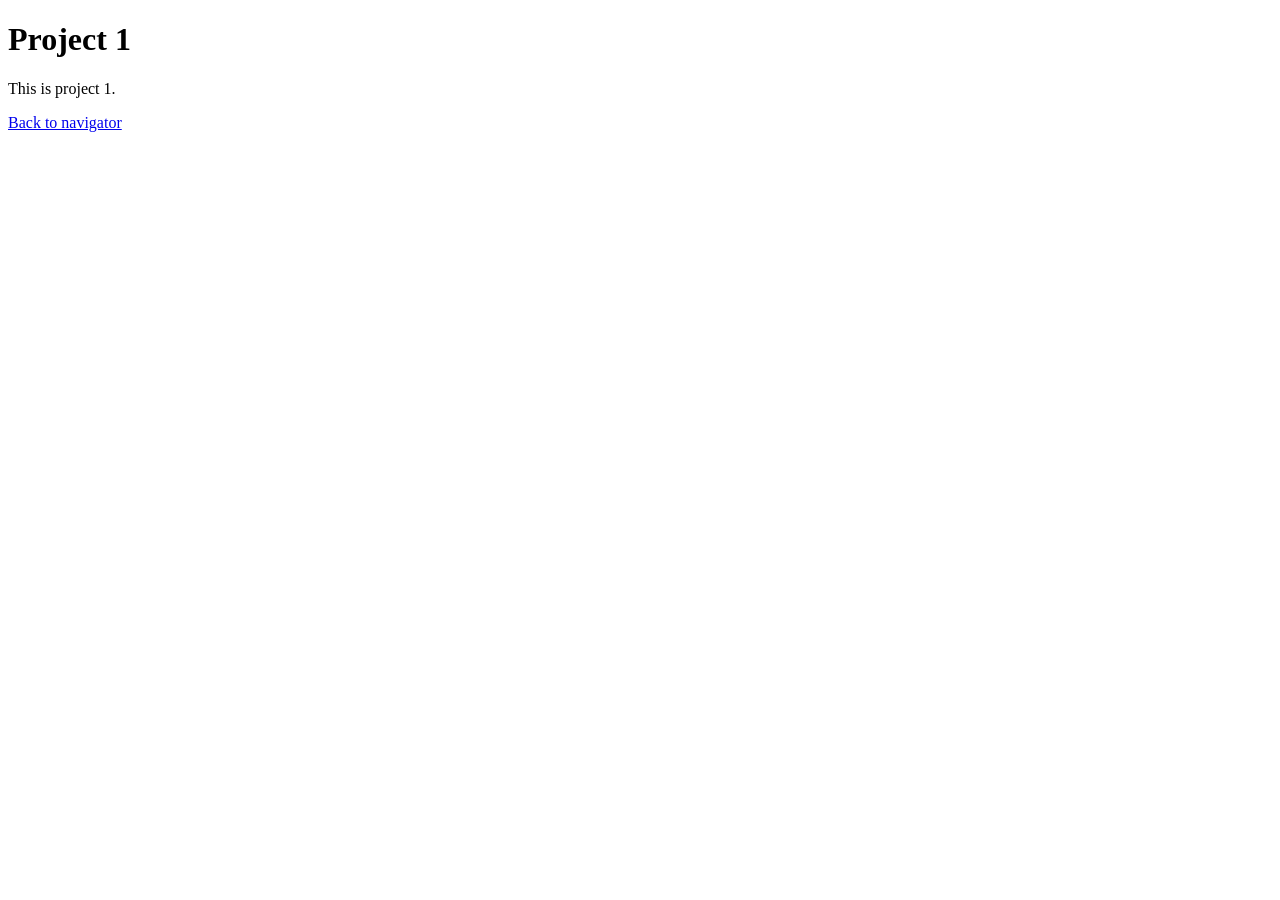
<file: project-1/index.html>
<!DOCTYPE html>
<html lang="en">
<head>
  <meta charset="UTF-8" />
  <meta name="viewport" content="width=device-width, initial-scale=1.0" />
  <title>Project 1</title>
</head>
<body>
  <h1>Project 1</h1>
  <p>This is project 1.</p>
  <p><a href="../index.html">Back to navigator</a></p>
</body>
</html>
</file>
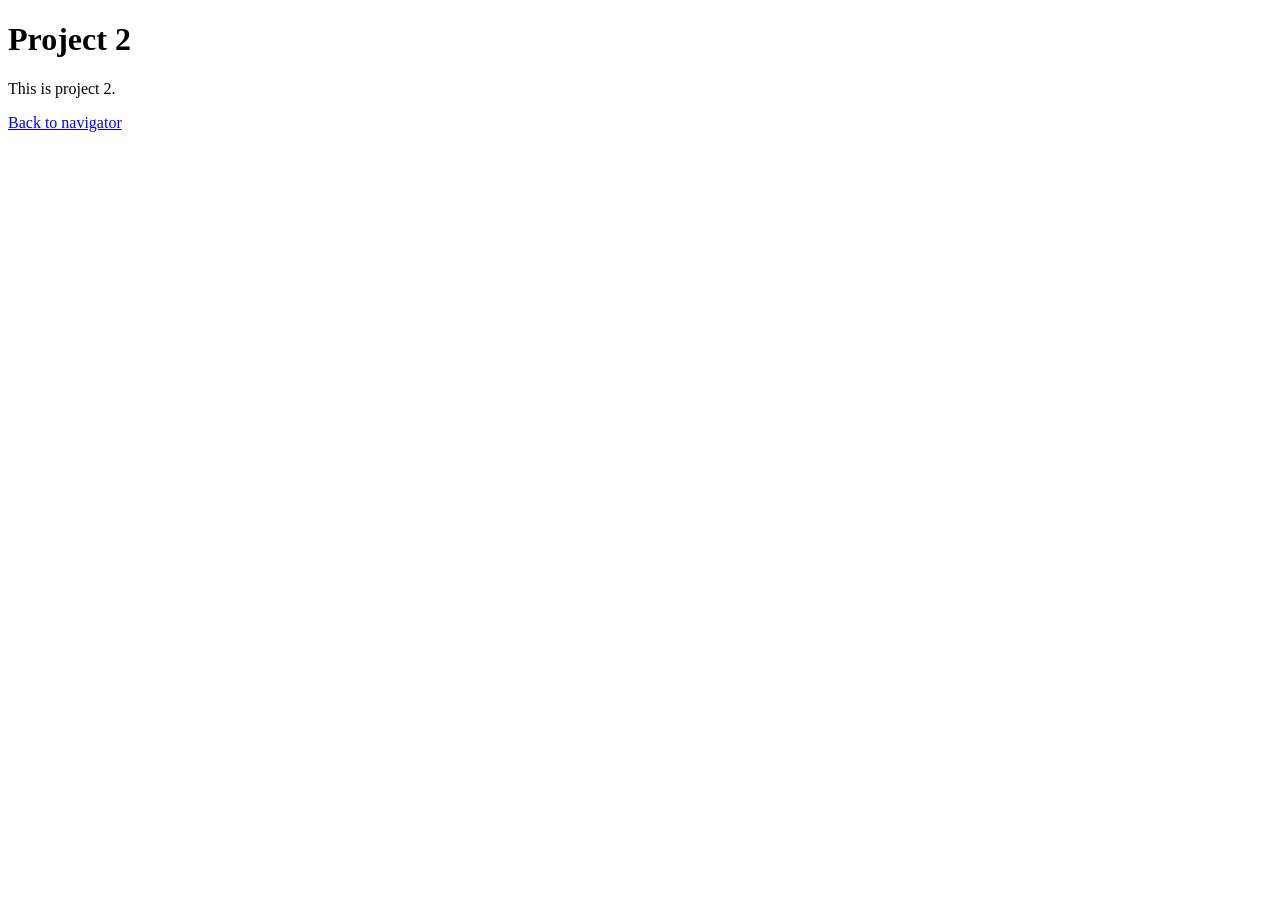
<file: project-2/index.html>
<!DOCTYPE html>
<html lang="en">
<head>
  <meta charset="UTF-8" />
  <meta name="viewport" content="width=device-width, initial-scale=1.0" />
  <title>Project 2</title>
</head>
<body>
  <h1>Project 2</h1>
  <p>This is project 2.</p>
  <p><a href="../index.html">Back to navigator</a></p>
</body>
</html>
</file>
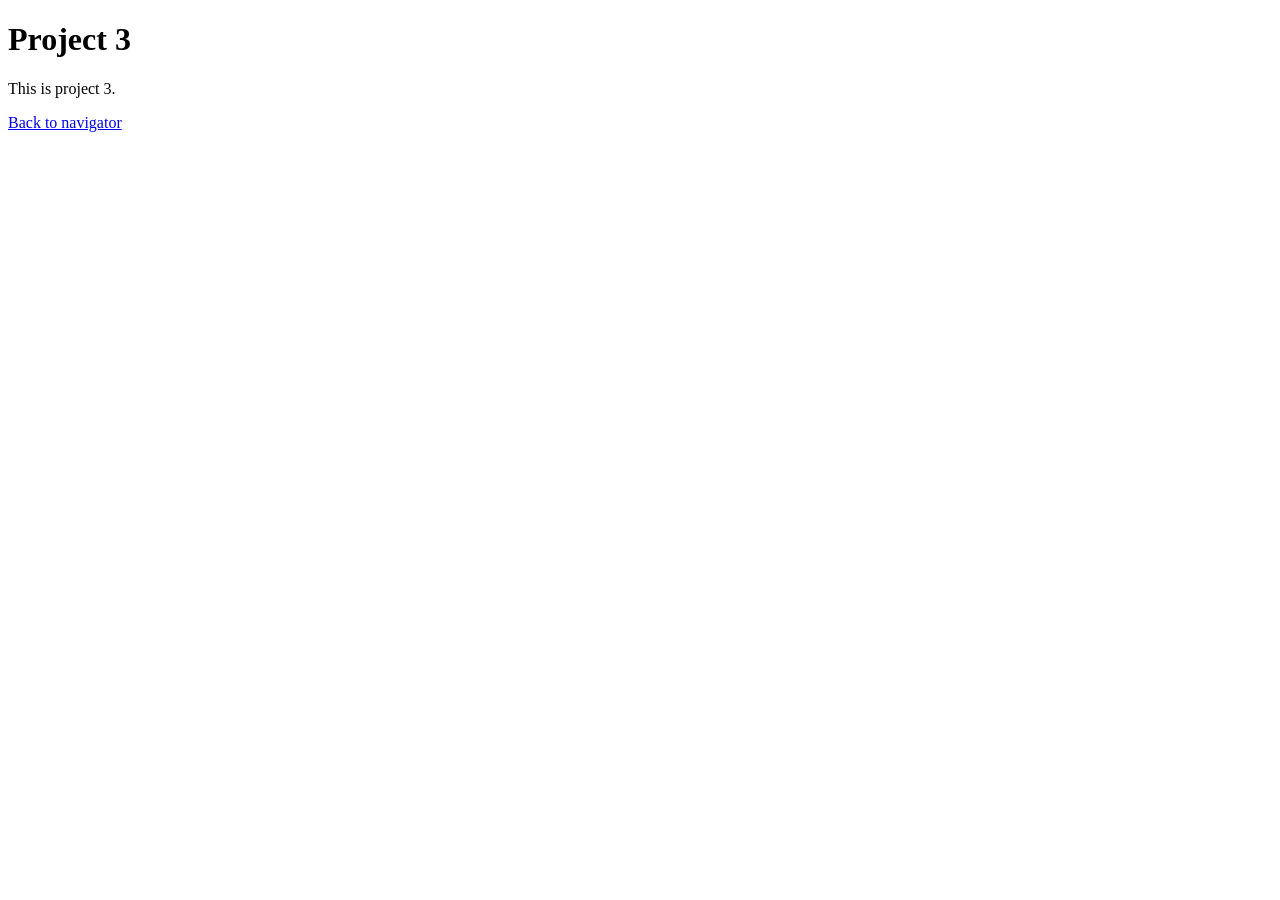
<file: project-3/index.html>
<!DOCTYPE html>
<html lang="en">
<head>
  <meta charset="UTF-8" />
  <meta name="viewport" content="width=device-width, initial-scale=1.0" />
  <title>Project 3</title>
</head>
<body>
  <h1>Project 3</h1>
  <p>This is project 3.</p>
  <p><a href="../index.html">Back to navigator</a></p>
</body>
</html>
</file>
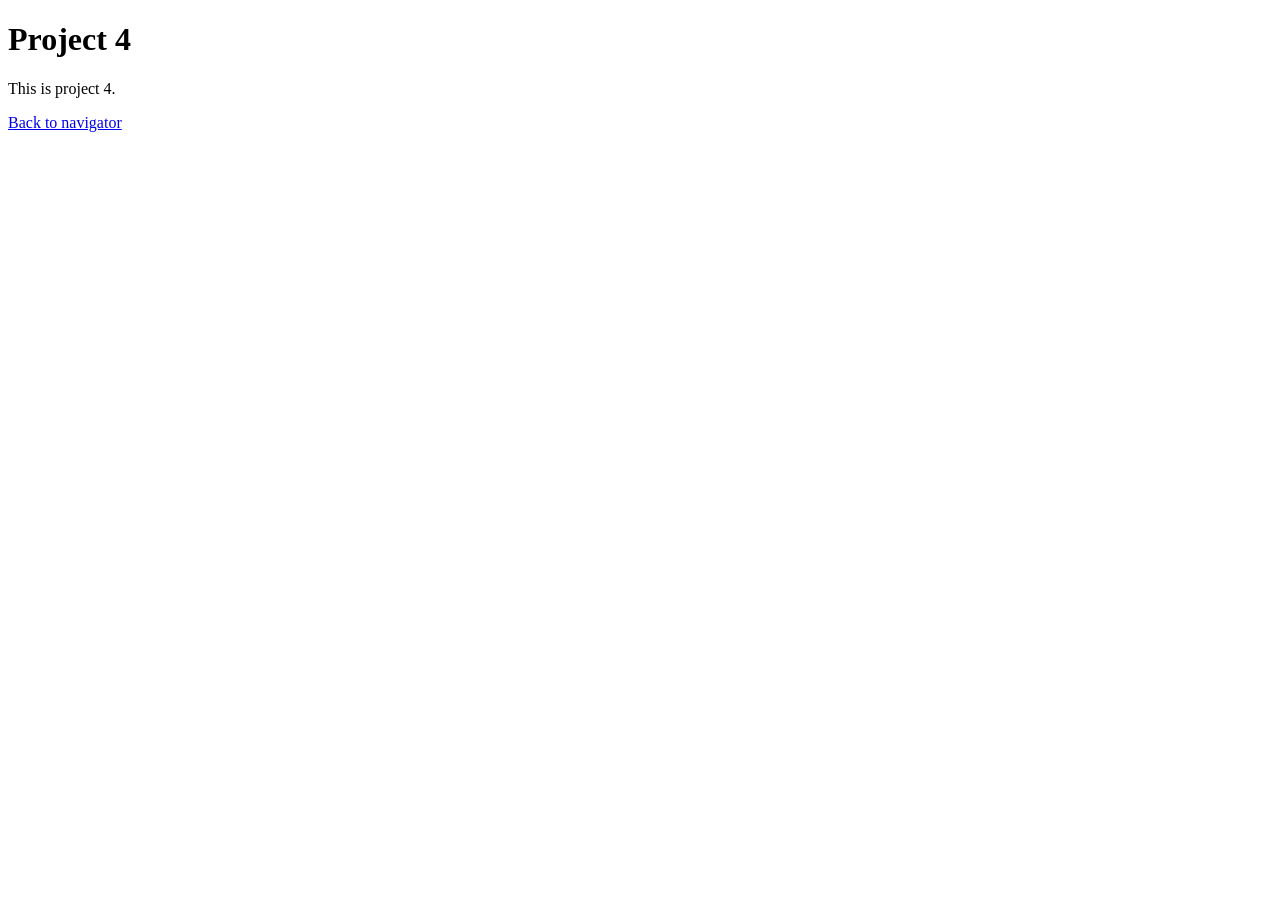
<file: project-4/index.html>
<!DOCTYPE html>
<html lang="en">
<head>
  <meta charset="UTF-8" />
  <meta name="viewport" content="width=device-width, initial-scale=1.0" />
  <title>Project 4</title>
</head>
<body>
  <h1>Project 4</h1>
  <p>This is project 4.</p>
  <p><a href="../index.html">Back to navigator</a></p>
</body>
</html>
</file>
<file: 0/styles.css>
:root {
  --bg: #f4efe9;
  --panel: rgba(255, 255, 255, 0.72);
  --panel-strong: #ffffff;
  --ink: #1d1b19;
  --muted: #5d584f;
  --line: rgba(29, 27, 25, 0.12);
  --accent: #a86e42;
  --accent-soft: #e9d7c6;
  --shadow: 0 20px 50px rgba(29, 27, 25, 0.08);
}

* { box-sizing: border-box; }

html {
  scroll-behavior: smooth;
}

body {
  margin: 0;
  font-family: "Segoe UI", Tahoma, Geneva, Verdana, sans-serif;
  background:
    radial-gradient(circle at top, rgba(168, 110, 66, 0.12), transparent 30%),
    linear-gradient(180deg, #f9f5f0 0%, #f4efe9 100%);
  color: var(--ink);
}

img {
  max-width: 100%;
  display: block;
}

.page-shell {
  max-width: 1100px;
  margin: 0 auto;
  padding: 48px 24px 72px;
}

.hero {
  padding: 28px 0 12px;
}

.eyebrow {
  display: inline-block;
  padding: 8px 12px;
  border: 1px solid var(--line);
  border-radius: 999px;
  background: rgba(255, 255, 255, 0.5);
  text-transform: uppercase;
  letter-spacing: 0.12em;
  font-size: 0.72rem;
  color: var(--muted);
}

h1 {
  margin: 18px 0 12px;
  font-size: clamp(2.5rem, 5vw, 4.25rem);
  line-height: 1.05;
  letter-spacing: -0.06em;
}

.lede {
  max-width: 760px;
  margin: 0;
  font-size: 1.08rem;
  line-height: 1.7;
  color: var(--muted);
}

.content {
  display: grid;
  gap: 22px;
  margin-top: 28px;
}

.panel {
  background: var(--panel);
  border: 1px solid var(--line);
  border-radius: 22px;
  box-shadow: var(--shadow);
  backdrop-filter: blur(10px);
  padding: 28px 28px 24px;
}

.panel h2 {
  margin: 0 0 12px;
  font-size: clamp(1.5rem, 3vw, 2rem);
  letter-spacing: -0.04em;
}

.panel p {
  margin: 0 0 20px;
  line-height: 1.8;
  color: var(--muted);
}

.image-row,
.gif-row {
  display: grid;
  grid-template-columns: repeat(2, minmax(0, 1fr));
  gap: 18px;
}

.single-gif {
  grid-template-columns: 1fr;
  max-width: 900px;
  margin: 0 auto;
}

.single-gif .media-card {
  min-height: 440px;
}

.media-card {
  position: relative;
  min-height: 300px;
  border-radius: 16px;
  overflow: hidden;
  border: 1px solid var(--line);
  background-color: #ddd2c8;
  background-repeat: no-repeat;
  background-size: contain;
  background-position: center;
  box-shadow: inset 0 0 0 1px rgba(255,255,255,0.12);
}

.media-card::before {
  content: "";
  position: absolute;
  inset: 0;
  background: linear-gradient(180deg, rgba(0,0,0,0.03) 0%, rgba(0,0,0,0.12) 100%);
}

.media-card span {
  position: absolute;
  left: 16px;
  bottom: 14px;
  z-index: 1;
  padding: 7px 10px;
  border-radius: 999px;
  background: rgba(255, 255, 255, 0.82);
  color: var(--ink);
  font-size: 0.75rem;
  letter-spacing: 0.04em;
  text-transform: uppercase;
}

.photo-1 { background-image: linear-gradient(135deg, rgba(130,89,62,0.18), rgba(54,38,28,0.22)), url("media/selfie-close.jpg"); }
.photo-2 { background-image: linear-gradient(135deg, rgba(89,109,128,0.18), rgba(30,39,47,0.25)), url("media/selfie-zoom.jpg"); }
.photo-3 { background-image: linear-gradient(135deg, rgba(78,86,74,0.18), rgba(21,27,22,0.24)), url("media/2_zoomed_in.jpg"); }
.photo-4 { background-image: linear-gradient(135deg, rgba(101,74,65,0.17), rgba(28,20,21,0.22)), url("media/2_normal.JPG"); }
.photo-5 { background-image: linear-gradient(135deg, rgba(88,78,106,0.14), rgba(27,19,41,0.22)), url("media/Dolly.gif"); }

.notes {
  margin-top: 18px;
  padding: 16px 18px;
  border-radius: 14px;
  background: rgba(168, 110, 66, 0.07);
  border: 1px solid rgba(168, 110, 66, 0.15);
  color: var(--ink);
  line-height: 1.7;
}

@media (max-width: 700px) {
  .page-shell {
    padding: 32px 16px 52px;
  }

  .image-row,
  .gif-row {
    grid-template-columns: 1fr;
  }

  .panel {
    padding: 22px 18px 18px;
  }

  .media-card {
    min-height: 260px;
  }

  .single-gif .media-card {
    min-height: 340px;
  }
}
</file>
